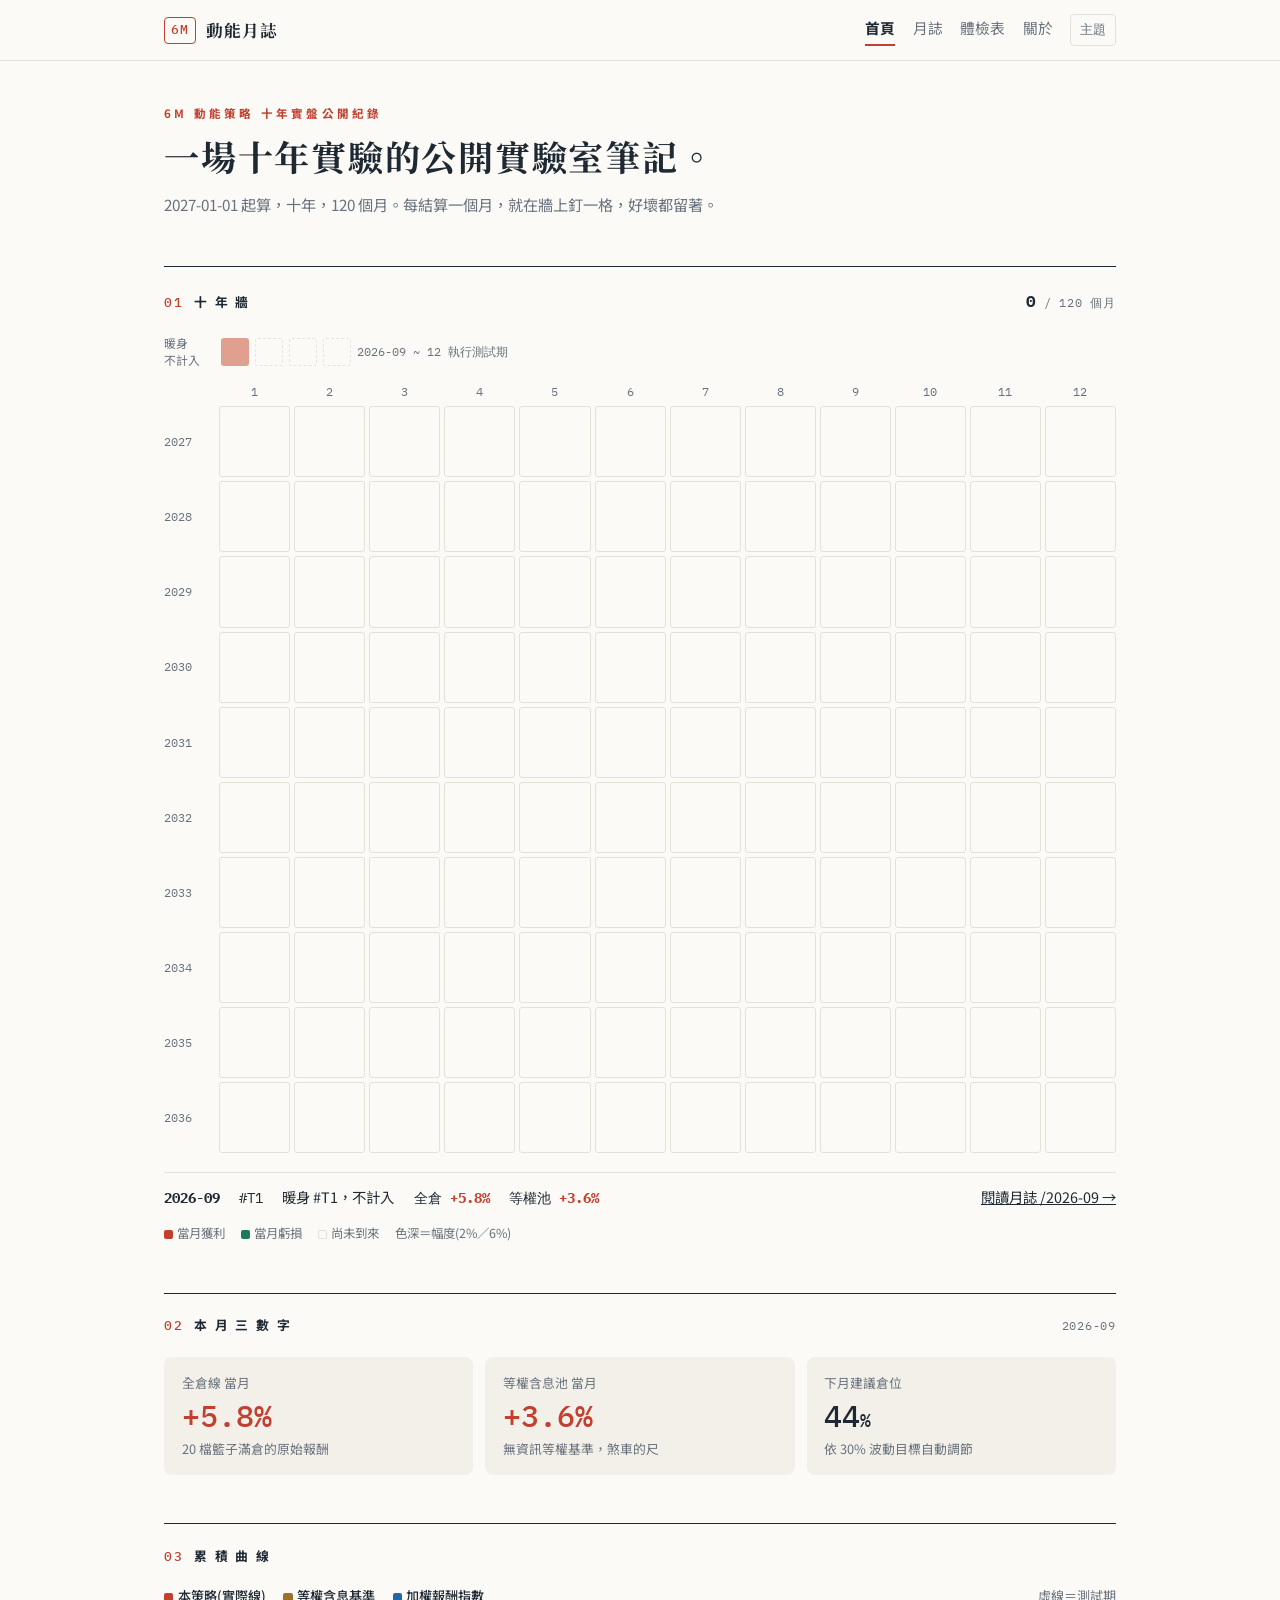
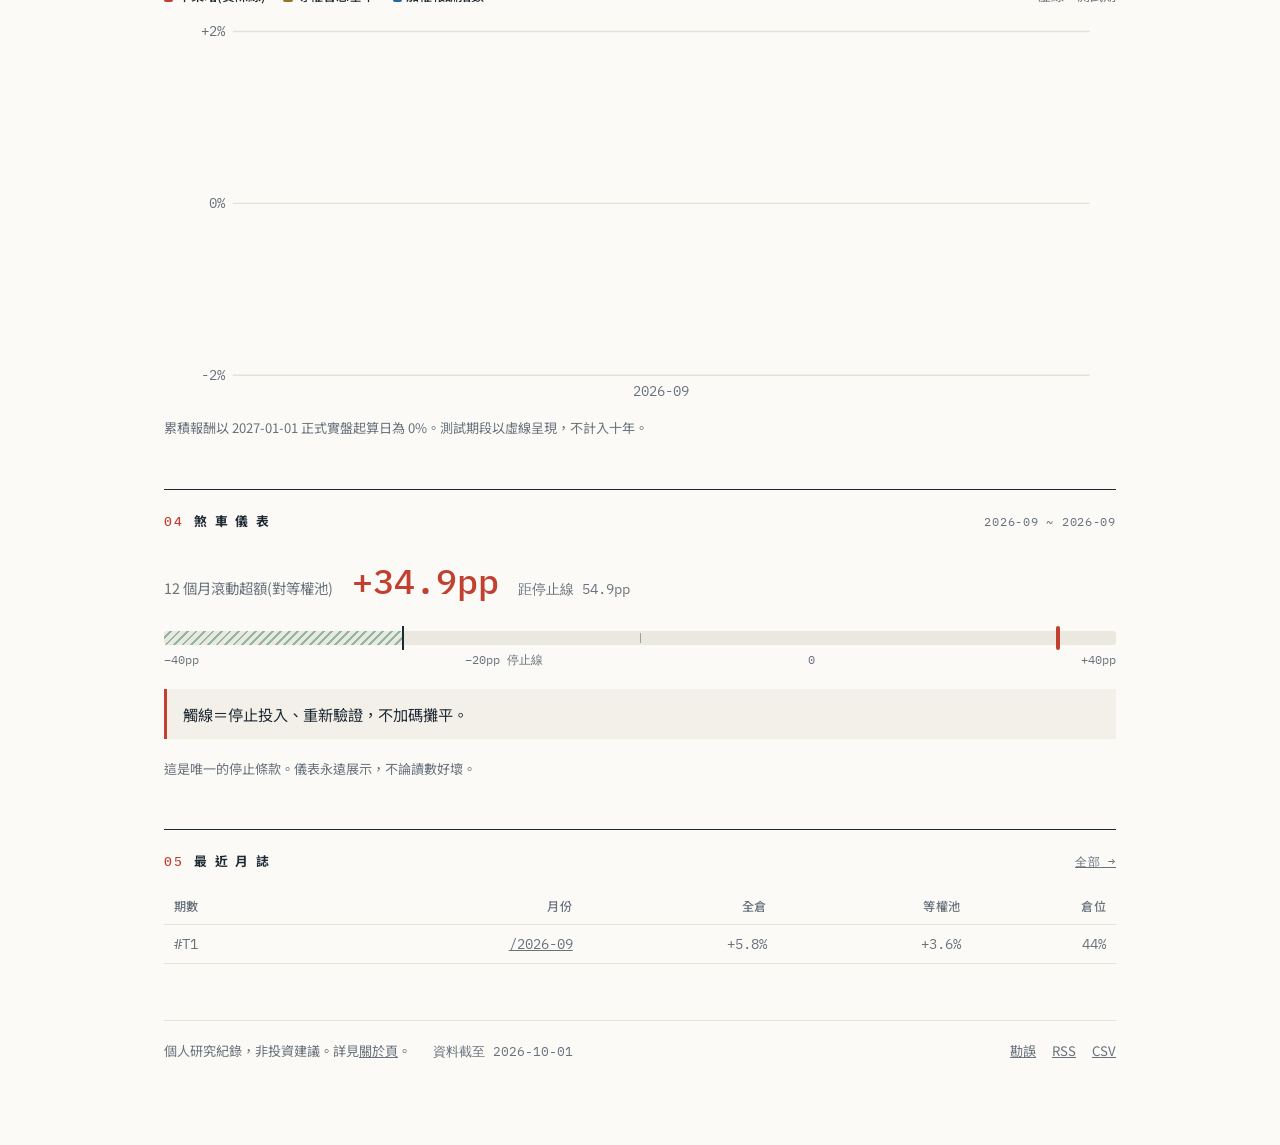
<file: site/index.html>
<!doctype html>
<html lang="zh-Hant">
<head>
<meta charset="utf-8">
<meta name="viewport" content="width=device-width,initial-scale=1">
<title>6M 動能月誌</title>
<meta name="description" content="一場十年實驗的公開實驗室筆記">
<link rel="icon" href="data:image/svg+xml,%3Csvg xmlns='http://www.w3.org/2000/svg' viewBox='0 0 32 32'%3E%3Crect width='32' height='32' rx='5' fill='%23C2402F'/%3E%3Ctext x='16' y='22' font-size='14' font-family='monospace' fill='%23FBFAF6' text-anchor='middle' font-weight='bold'%3E6M%3C/text%3E%3C/svg%3E">
<link rel="stylesheet" href="https://fonts.googleapis.com/css2?family=Noto+Serif+TC:wght@600;700&family=Noto+Sans+TC:wght@400;500;700&family=IBM+Plex+Mono:wght@500&display=swap">
<link rel="stylesheet" href="assets/site.css">
<link rel="alternate" type="application/rss+xml" title="6M 動能月誌" href="feed.xml">
<script>
(function(){
  var k='6m-theme';
  try{var t=localStorage.getItem(k); if(t) document.documentElement.setAttribute('data-theme',t);}catch(e){}
  window.toggleTheme=function(){
    var el=document.documentElement;
    var cur=el.getAttribute('data-theme')||
      (matchMedia('(prefers-color-scheme: dark)').matches?'dark':'light');
    var nxt=cur==='dark'?'light':'dark';
    el.setAttribute('data-theme',nxt);
    try{localStorage.setItem(k,nxt);}catch(e){}
    if(window.REMARK42) window.REMARK42.changeTheme(nxt);
  };
})();
</script>
</head>
<body>
<nav class="nav"><div class="nav-in">
  <a class="brand" href="index.html"><span class="seal">6M</span>動能月誌</a>
  <div class="nav-links"><a href="index.html" class="on">首頁</a><a href="journal/index.html" class="">月誌</a><a href="factsheet.html" class="">體檢表</a><a href="about.html" class="">關於</a>
  <button class="theme-btn" onclick="toggleTheme()">主題</button></div>
</div></nav>
<div class="wrap">
<div class="kicker">6M 動能策略 十年實盤公開紀錄</div>
<h1>一場十年實驗的公開實驗室筆記。</h1>
<p class="sub">2027-01-01 起算，十年，120 個月。每結算一個月，就在牆上釘一格，好壞都留著。</p>
<div class="eyebrow"><span class="no">01</span><span class="t">十&nbsp;年&nbsp;牆</span><span class="aside"><b style="font-size:1.3em;color:var(--ink)">0</b> / 120 個月</span></div>
<div class="wall">
<div class="warm"><div class="wl">暖身<br>不計入</div><a class="cell f" style="background:var(--up-2);border-style:dashed" title="2026-09 暖身 全倉 +5.8%" href="journal/2026-09.html"></a><div class="cell" style="border-style:dashed"></div><div class="cell" style="border-style:dashed"></div><div class="cell" style="border-style:dashed"></div>
  <span class="note" style="border:0;background:none;padding:0;margin:0">2026-09 ~ 12 執行測試期</span></div>
<div class="wall-grid"><div></div><div class="mlab">1</div><div class="mlab">2</div><div class="mlab">3</div><div class="mlab">4</div><div class="mlab">5</div><div class="mlab">6</div><div class="mlab">7</div><div class="mlab">8</div><div class="mlab">9</div><div class="mlab">10</div><div class="mlab">11</div><div class="mlab">12</div><div class="ylab">2027</div><div class="cell"></div><div class="cell"></div><div class="cell"></div><div class="cell"></div><div class="cell"></div><div class="cell"></div><div class="cell"></div><div class="cell"></div><div class="cell"></div><div class="cell"></div><div class="cell"></div><div class="cell"></div><div class="ylab">2028</div><div class="cell"></div><div class="cell"></div><div class="cell"></div><div class="cell"></div><div class="cell"></div><div class="cell"></div><div class="cell"></div><div class="cell"></div><div class="cell"></div><div class="cell"></div><div class="cell"></div><div class="cell"></div><div class="ylab">2029</div><div class="cell"></div><div class="cell"></div><div class="cell"></div><div class="cell"></div><div class="cell"></div><div class="cell"></div><div class="cell"></div><div class="cell"></div><div class="cell"></div><div class="cell"></div><div class="cell"></div><div class="cell"></div><div class="ylab">2030</div><div class="cell"></div><div class="cell"></div><div class="cell"></div><div class="cell"></div><div class="cell"></div><div class="cell"></div><div class="cell"></div><div class="cell"></div><div class="cell"></div><div class="cell"></div><div class="cell"></div><div class="cell"></div><div class="ylab">2031</div><div class="cell"></div><div class="cell"></div><div class="cell"></div><div class="cell"></div><div class="cell"></div><div class="cell"></div><div class="cell"></div><div class="cell"></div><div class="cell"></div><div class="cell"></div><div class="cell"></div><div class="cell"></div><div class="ylab">2032</div><div class="cell"></div><div class="cell"></div><div class="cell"></div><div class="cell"></div><div class="cell"></div><div class="cell"></div><div class="cell"></div><div class="cell"></div><div class="cell"></div><div class="cell"></div><div class="cell"></div><div class="cell"></div><div class="ylab">2033</div><div class="cell"></div><div class="cell"></div><div class="cell"></div><div class="cell"></div><div class="cell"></div><div class="cell"></div><div class="cell"></div><div class="cell"></div><div class="cell"></div><div class="cell"></div><div class="cell"></div><div class="cell"></div><div class="ylab">2034</div><div class="cell"></div><div class="cell"></div><div class="cell"></div><div class="cell"></div><div class="cell"></div><div class="cell"></div><div class="cell"></div><div class="cell"></div><div class="cell"></div><div class="cell"></div><div class="cell"></div><div class="cell"></div><div class="ylab">2035</div><div class="cell"></div><div class="cell"></div><div class="cell"></div><div class="cell"></div><div class="cell"></div><div class="cell"></div><div class="cell"></div><div class="cell"></div><div class="cell"></div><div class="cell"></div><div class="cell"></div><div class="cell"></div><div class="ylab">2036</div><div class="cell"></div><div class="cell"></div><div class="cell"></div><div class="cell"></div><div class="cell"></div><div class="cell"></div><div class="cell"></div><div class="cell"></div><div class="cell"></div><div class="cell"></div><div class="cell"></div><div class="cell"></div></div>
</div>
<div class="wall-foot"><b class="mono">2026-09</b><span class="mono">#T1</span><span>暖身 #T1，不計入</span><span class="mono">全倉 <b class="pos">+5.8%</b></span><span class="mono">等權池 <b class="pos">+3.6%</b></span><a class="read" href="journal/2026-09.html">閱讀月誌 /2026-09 →</a></div>
<div class="legend-line">
  <span><span class="sw" style="background:var(--up-3)"></span>當月獲利</span>
  <span><span class="sw" style="background:var(--dn-3)"></span>當月虧損</span>
  <span><span class="sw" style="border:1px solid var(--hair)"></span>尚未到來</span>
  <span>色深＝幅度(2%／6%)</span>
</div>
<div class="eyebrow"><span class="no">02</span><span class="t">本&nbsp;月&nbsp;三&nbsp;數&nbsp;字</span><span class="aside">2026-09</span></div>
<div class="tiles">
  <div class="tile"><div class="l">全倉線 當月</div>
    <div class="n pos">+5.8%</div>
    <div class="l">20 檔籃子滿倉的原始報酬</div></div>
  <div class="tile"><div class="l">等權含息池 當月</div>
    <div class="n pos">+3.6%</div>
    <div class="l">無資訊等權基準，煞車的尺</div></div>
  <div class="tile"><div class="l">下月建議倉位</div>
    <div class="n">44<small>%</small></div>
    <div class="l">依 30% 波動目標自動調節</div></div>
</div>
<div class="eyebrow"><span class="no">03</span><span class="t">累&nbsp;積&nbsp;曲&nbsp;線</span></div>
<div class="legend">
  <span><span class="sw" style="background:var(--s-strat)"></span><b>本策略(實際線)</b></span>
  <span><span class="sw" style="background:var(--s-ew)"></span><b>等權含息基準</b></span>
  <span><span class="sw" style="background:var(--s-tr)"></span><b>加權報酬指數</b></span>
  <span style="margin-left:auto">虛線＝測試期</span>
</div>
<div class="chart-wrap" id="cumWrap"></div>
<p class="caption">累積報酬以 2027-01-01 正式實盤起算日為 0%。測試期段以虛線呈現，不計入十年。</p>
<script>window.__CUM = {"labels": ["2026-09"], "npre": 1, "strat": [1.0], "ew": [1.0], "tr": [1.0]};</script>
<script src="assets/cum_chart.js"></script><div class="eyebrow"><span class="no">04</span><span class="t">煞&nbsp;車&nbsp;儀&nbsp;表</span><span class="aside">2026-09 ~ 2026-09</span></div>
<div class="brake-head"><span class="brake-label">12 個月滾動超額(對等權池)</span>
  <span class="brake-val" style="color:var(--up)">+34.9pp</span>
  <span class="brake-dist">距停止線 54.9pp</span></div>
<div class="brake-bar">
  <div class="brake-danger" style="width:25.0%"></div>
  <div class="brake-stop" style="left:25.0%"></div>
  <div class="brake-zero" style="left:50.0%"></div>
  <div class="brake-now" style="left:93.64987500000001%;background:var(--up)"></div>
</div>
<div class="brake-scale"><span>−40pp</span><span>−20pp 停止線</span><span>0</span><span>+40pp</span></div>
<div class="note">觸線＝停止投入、重新驗證，不加碼攤平。</div>
<p class="caption">這是唯一的停止條款。儀表永遠展示，不論讀數好壞。</p>
<div class="eyebrow"><span class="no">05</span><span class="t">最&nbsp;近&nbsp;月&nbsp;誌</span><span class="aside"><a href="journal/index.html">全部 →</a></span></div>
<div class="tbl"><table>
<tr><th>期數</th><th>月份</th><th>全倉</th><th>等權池</th><th>倉位</th></tr>
<tr class="dim"><td class="mono">#T1</td><td><a href="journal/2026-09.html" class="mono">/2026-09</a></td><td class="pos">+5.8%</td><td class="pos">+3.6%</td><td>44%</td></tr>
</table></div>
<div class="foot">
  <span>個人研究紀錄，非投資建議。詳見<a href="about.html">關於頁</a>。</span>
  <span class="mono">資料截至 2026-10-01</span>
  <div class="links"><a href="about.html#errata">勘誤</a>
  <a href="feed.xml">RSS</a><a href="6m_monthly.csv">CSV</a></div>
</div></div>
</body></html>
</file>
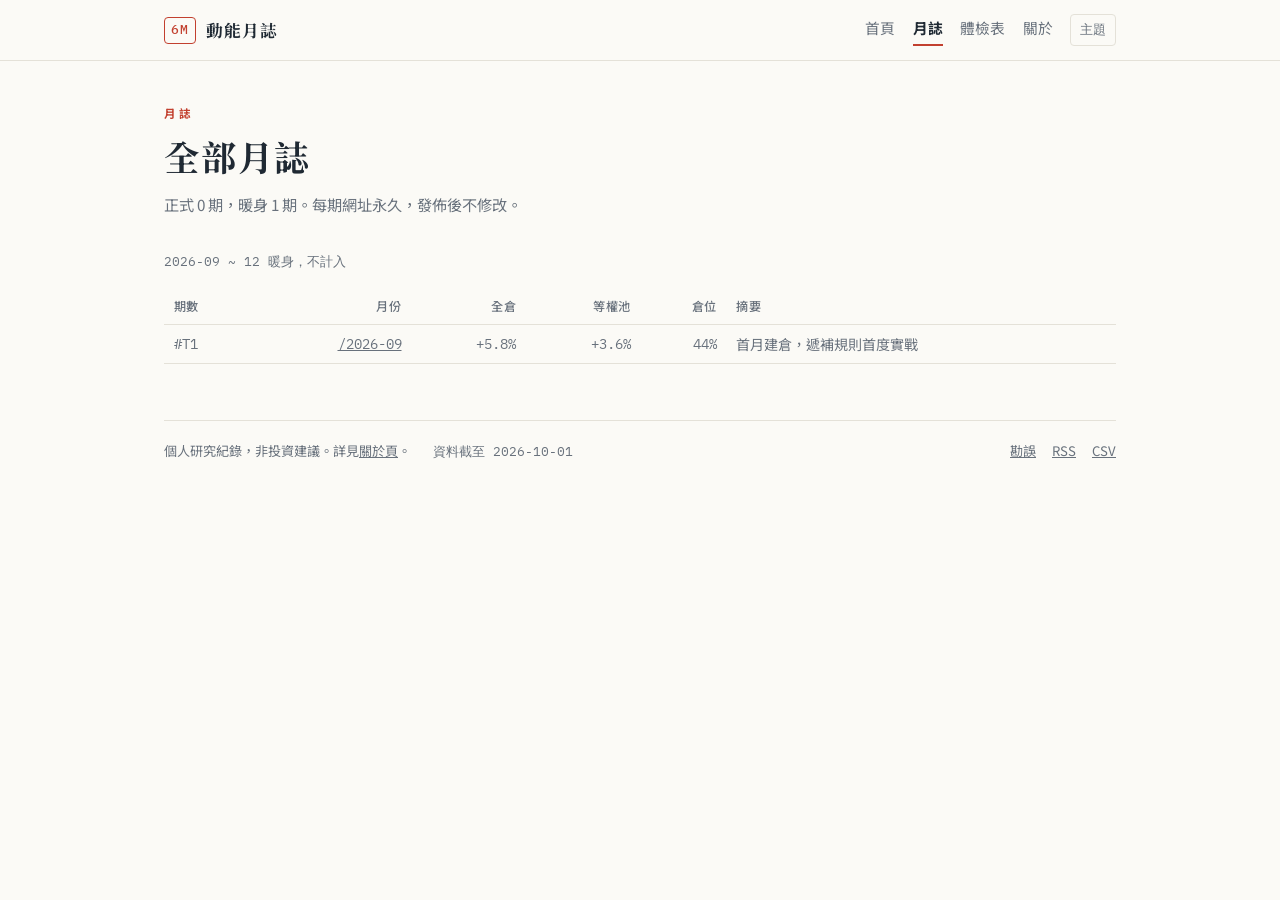
<file: site/journal/index.html>
<!doctype html>
<html lang="zh-Hant">
<head>
<meta charset="utf-8">
<meta name="viewport" content="width=device-width,initial-scale=1">
<title>全部月誌|6M 動能月誌</title>

<link rel="icon" href="data:image/svg+xml,%3Csvg xmlns='http://www.w3.org/2000/svg' viewBox='0 0 32 32'%3E%3Crect width='32' height='32' rx='5' fill='%23C2402F'/%3E%3Ctext x='16' y='22' font-size='14' font-family='monospace' fill='%23FBFAF6' text-anchor='middle' font-weight='bold'%3E6M%3C/text%3E%3C/svg%3E">
<link rel="stylesheet" href="https://fonts.googleapis.com/css2?family=Noto+Serif+TC:wght@600;700&family=Noto+Sans+TC:wght@400;500;700&family=IBM+Plex+Mono:wght@500&display=swap">
<link rel="stylesheet" href="../assets/site.css">
<link rel="alternate" type="application/rss+xml" title="6M 動能月誌" href="../feed.xml">
<script>
(function(){
  var k='6m-theme';
  try{var t=localStorage.getItem(k); if(t) document.documentElement.setAttribute('data-theme',t);}catch(e){}
  window.toggleTheme=function(){
    var el=document.documentElement;
    var cur=el.getAttribute('data-theme')||
      (matchMedia('(prefers-color-scheme: dark)').matches?'dark':'light');
    var nxt=cur==='dark'?'light':'dark';
    el.setAttribute('data-theme',nxt);
    try{localStorage.setItem(k,nxt);}catch(e){}
    if(window.REMARK42) window.REMARK42.changeTheme(nxt);
  };
})();
</script>
</head>
<body>
<nav class="nav"><div class="nav-in">
  <a class="brand" href="../index.html"><span class="seal">6M</span>動能月誌</a>
  <div class="nav-links"><a href="../index.html" class="">首頁</a><a href="../journal/index.html" class="on">月誌</a><a href="../factsheet.html" class="">體檢表</a><a href="../about.html" class="">關於</a>
  <button class="theme-btn" onclick="toggleTheme()">主題</button></div>
</div></nav>
<div class="wrap">
<div class="kicker">月誌</div>
<h1>全部月誌</h1><p class="sub">正式 0 期，暖身 1 期。每期網址永久，發佈後不修改。</p><p class="caption mono" style="margin-top:2rem">2026-09 ~ 12 暖身，不計入</p><div class="tbl"><table><tr><th>期數</th><th>月份</th><th>全倉</th><th>等權池</th><th>倉位</th><th style="text-align:left">摘要</th></tr><tr class=dim><td class="mono">#T1</td><td><a class="mono" href="2026-09.html">/2026-09</a></td><td class="pos">+5.8%</td><td class="pos">+3.6%</td><td>44%</td><td class="zh" style="text-align:left">首月建倉，遞補規則首度實戰</td></tr></table></div>
<div class="foot">
  <span>個人研究紀錄，非投資建議。詳見<a href="../about.html">關於頁</a>。</span>
  <span class="mono">資料截至 2026-10-01</span>
  <div class="links"><a href="../about.html#errata">勘誤</a>
  <a href="../feed.xml">RSS</a><a href="../6m_monthly.csv">CSV</a></div>
</div></div>
</body></html>
</file>
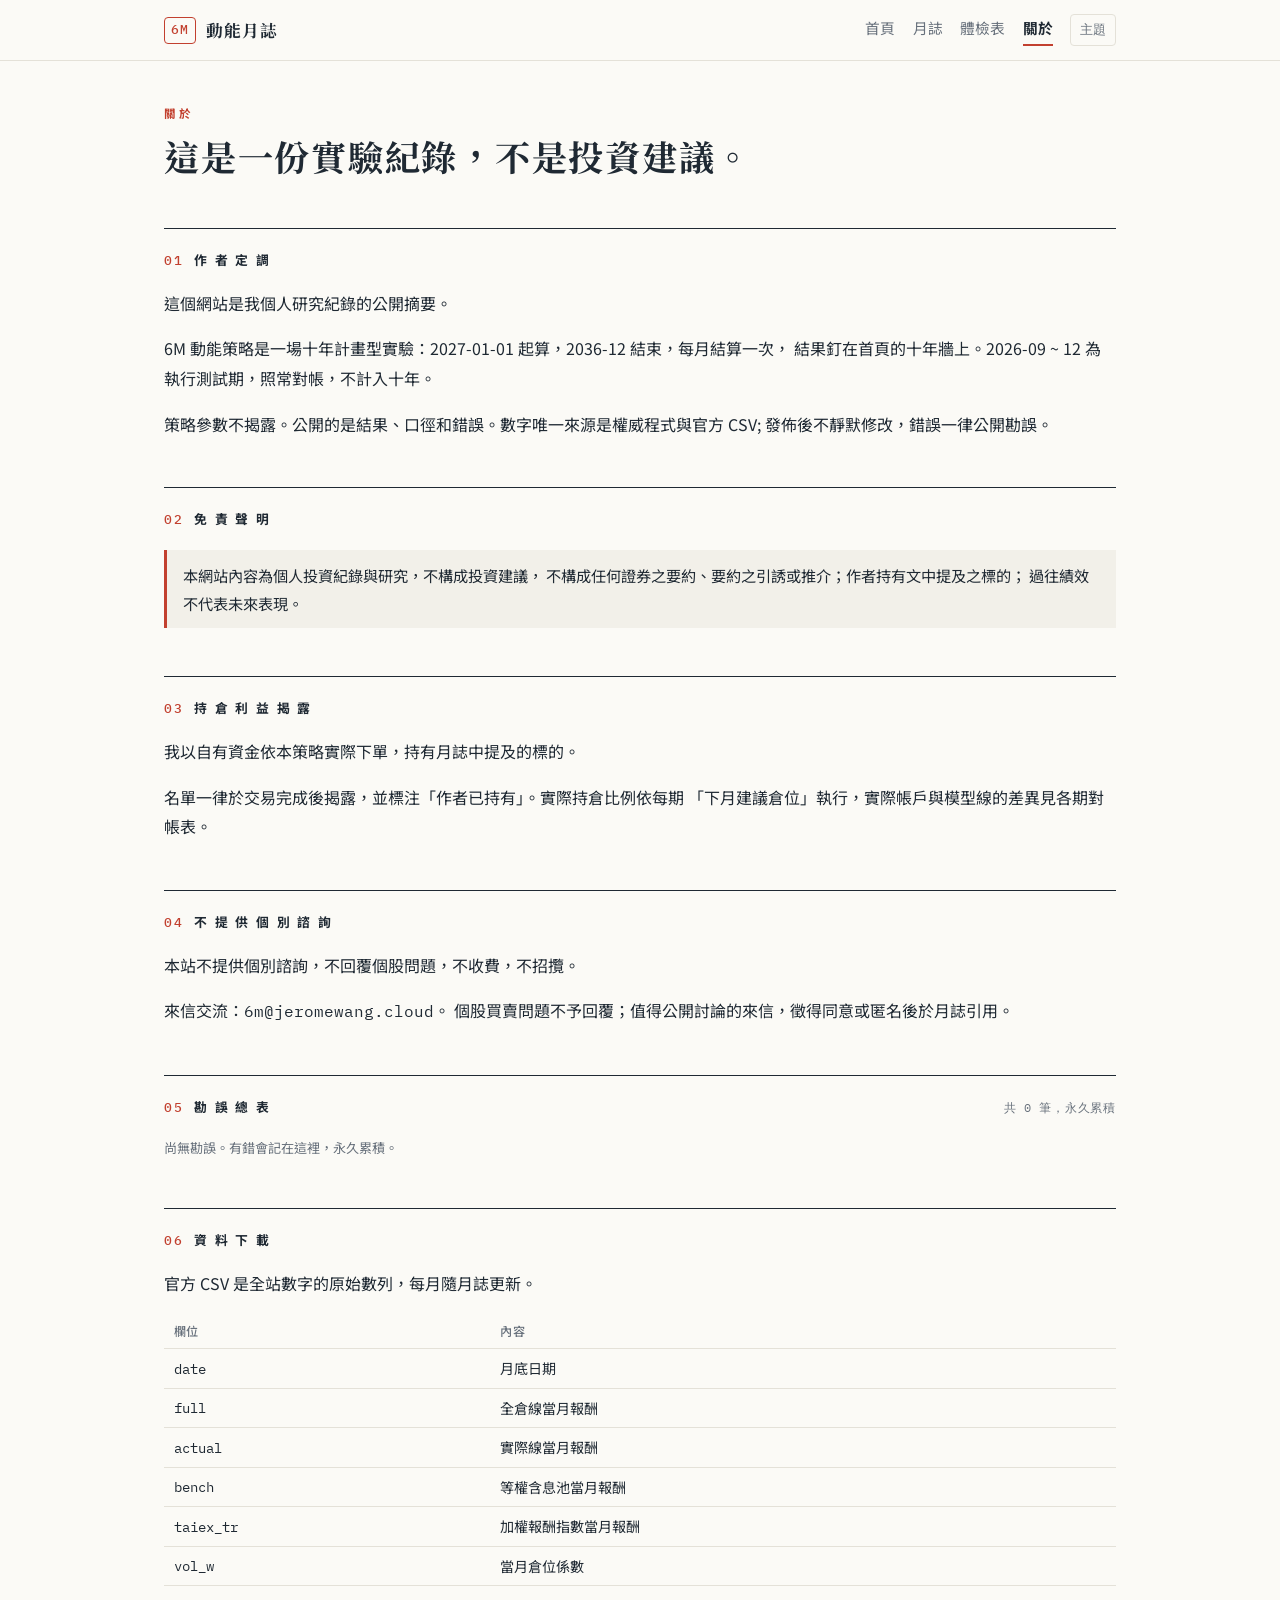
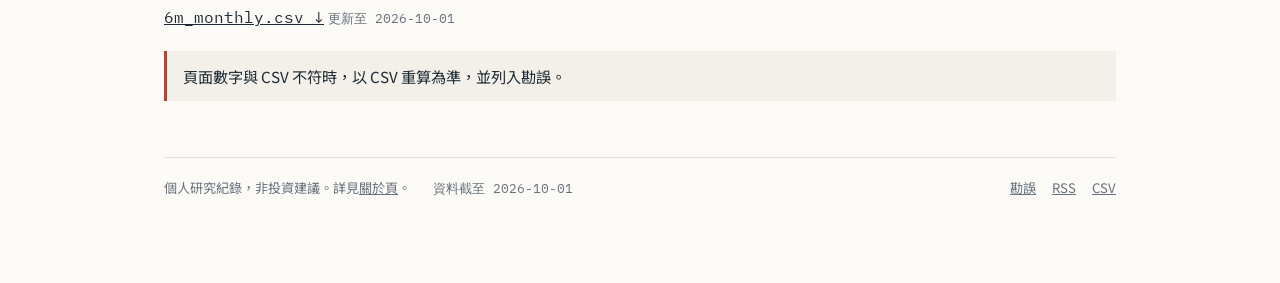
<file: site/about.html>
<!doctype html>
<html lang="zh-Hant">
<head>
<meta charset="utf-8">
<meta name="viewport" content="width=device-width,initial-scale=1">
<title>關於|6M 動能月誌</title>

<link rel="icon" href="data:image/svg+xml,%3Csvg xmlns='http://www.w3.org/2000/svg' viewBox='0 0 32 32'%3E%3Crect width='32' height='32' rx='5' fill='%23C2402F'/%3E%3Ctext x='16' y='22' font-size='14' font-family='monospace' fill='%23FBFAF6' text-anchor='middle' font-weight='bold'%3E6M%3C/text%3E%3C/svg%3E">
<link rel="stylesheet" href="https://fonts.googleapis.com/css2?family=Noto+Serif+TC:wght@600;700&family=Noto+Sans+TC:wght@400;500;700&family=IBM+Plex+Mono:wght@500&display=swap">
<link rel="stylesheet" href="assets/site.css">
<link rel="alternate" type="application/rss+xml" title="6M 動能月誌" href="feed.xml">
<script>
(function(){
  var k='6m-theme';
  try{var t=localStorage.getItem(k); if(t) document.documentElement.setAttribute('data-theme',t);}catch(e){}
  window.toggleTheme=function(){
    var el=document.documentElement;
    var cur=el.getAttribute('data-theme')||
      (matchMedia('(prefers-color-scheme: dark)').matches?'dark':'light');
    var nxt=cur==='dark'?'light':'dark';
    el.setAttribute('data-theme',nxt);
    try{localStorage.setItem(k,nxt);}catch(e){}
    if(window.REMARK42) window.REMARK42.changeTheme(nxt);
  };
})();
</script>
</head>
<body>
<nav class="nav"><div class="nav-in">
  <a class="brand" href="index.html"><span class="seal">6M</span>動能月誌</a>
  <div class="nav-links"><a href="index.html" class="">首頁</a><a href="journal/index.html" class="">月誌</a><a href="factsheet.html" class="">體檢表</a><a href="about.html" class="on">關於</a>
  <button class="theme-btn" onclick="toggleTheme()">主題</button></div>
</div></nav>
<div class="wrap">
<div class="kicker">關於</div>
<h1>這是一份實驗紀錄，不是投資建議。</h1>

<div class="eyebrow"><span class="no">01</span><span class="t">作&nbsp;者&nbsp;定&nbsp;調</span></div>
<p>這個網站是我個人研究紀錄的公開摘要。</p>
<p>6M 動能策略是一場十年計畫型實驗：2027-01-01 起算，2036-12 結束，每月結算一次，
結果釘在首頁的十年牆上。2026-09 ~ 12 為執行測試期，照常對帳，不計入十年。</p>
<p>策略參數不揭露。公開的是結果、口徑和錯誤。數字唯一來源是權威程式與官方 CSV;
發佈後不靜默修改，錯誤一律公開勘誤。</p>

<div class="eyebrow"><span class="no">02</span><span class="t">免&nbsp;責&nbsp;聲&nbsp;明</span></div>
<div class="note">本網站內容為個人投資紀錄與研究，不構成投資建議，
不構成任何證券之要約、要約之引誘或推介；作者持有文中提及之標的；
過往績效不代表未來表現。</div>

<div class="eyebrow"><span class="no">03</span><span class="t">持&nbsp;倉&nbsp;利&nbsp;益&nbsp;揭&nbsp;露</span></div>
<p>我以自有資金依本策略實際下單，持有月誌中提及的標的。</p>
<p>名單一律於交易完成後揭露，並標注「作者已持有」。實際持倉比例依每期
「下月建議倉位」執行，實際帳戶與模型線的差異見各期對帳表。</p>

<div class="eyebrow"><span class="no">04</span><span class="t">不&nbsp;提&nbsp;供&nbsp;個&nbsp;別&nbsp;諮&nbsp;詢</span></div>
<p>本站不提供個別諮詢，不回覆個股問題，不收費，不招攬。</p>
<p>來信交流：<span class="mono">6m@jeromewang.cloud</span>。
個股買賣問題不予回覆；值得公開討論的來信，徵得同意或匿名後於月誌引用。</p>

<span id="errata"></span>
<div class="eyebrow"><span class="no">05</span><span class="t">勘&nbsp;誤&nbsp;總&nbsp;表</span><span class="aside">共 0 筆，永久累積</span></div>
<p class="caption">尚無勘誤。有錯會記在這裡，永久累積。</p>

<div class="eyebrow"><span class="no">06</span><span class="t">資&nbsp;料&nbsp;下&nbsp;載</span></div>
<p>官方 CSV 是全站數字的原始數列，每月隨月誌更新。</p>
<div class="tbl"><table>
<tr><th>欄位</th><th style="text-align:left">內容</th></tr>
<tr><td class="mono">date</td><td class="zh" style="text-align:left">月底日期</td></tr>
<tr><td class="mono">full</td><td class="zh" style="text-align:left">全倉線當月報酬</td></tr>
<tr><td class="mono">actual</td><td class="zh" style="text-align:left">實際線當月報酬</td></tr>
<tr><td class="mono">bench</td><td class="zh" style="text-align:left">等權含息池當月報酬</td></tr>
<tr><td class="mono">taiex_tr</td><td class="zh" style="text-align:left">加權報酬指數當月報酬</td></tr>
<tr><td class="mono">vol_w</td><td class="zh" style="text-align:left">當月倉位係數</td></tr>
</table></div>
<p><a class="mono" href="6m_monthly.csv">6m_monthly.csv ↓</a>
<span class="caption mono"> 更新至 2026-10-01</span></p>
<div class="note">頁面數字與 CSV 不符時，以 CSV 重算為準，並列入勘誤。</div>
<div class="foot">
  <span>個人研究紀錄，非投資建議。詳見<a href="about.html">關於頁</a>。</span>
  <span class="mono">資料截至 2026-10-01</span>
  <div class="links"><a href="about.html#errata">勘誤</a>
  <a href="feed.xml">RSS</a><a href="6m_monthly.csv">CSV</a></div>
</div></div>
</body></html>
</file>
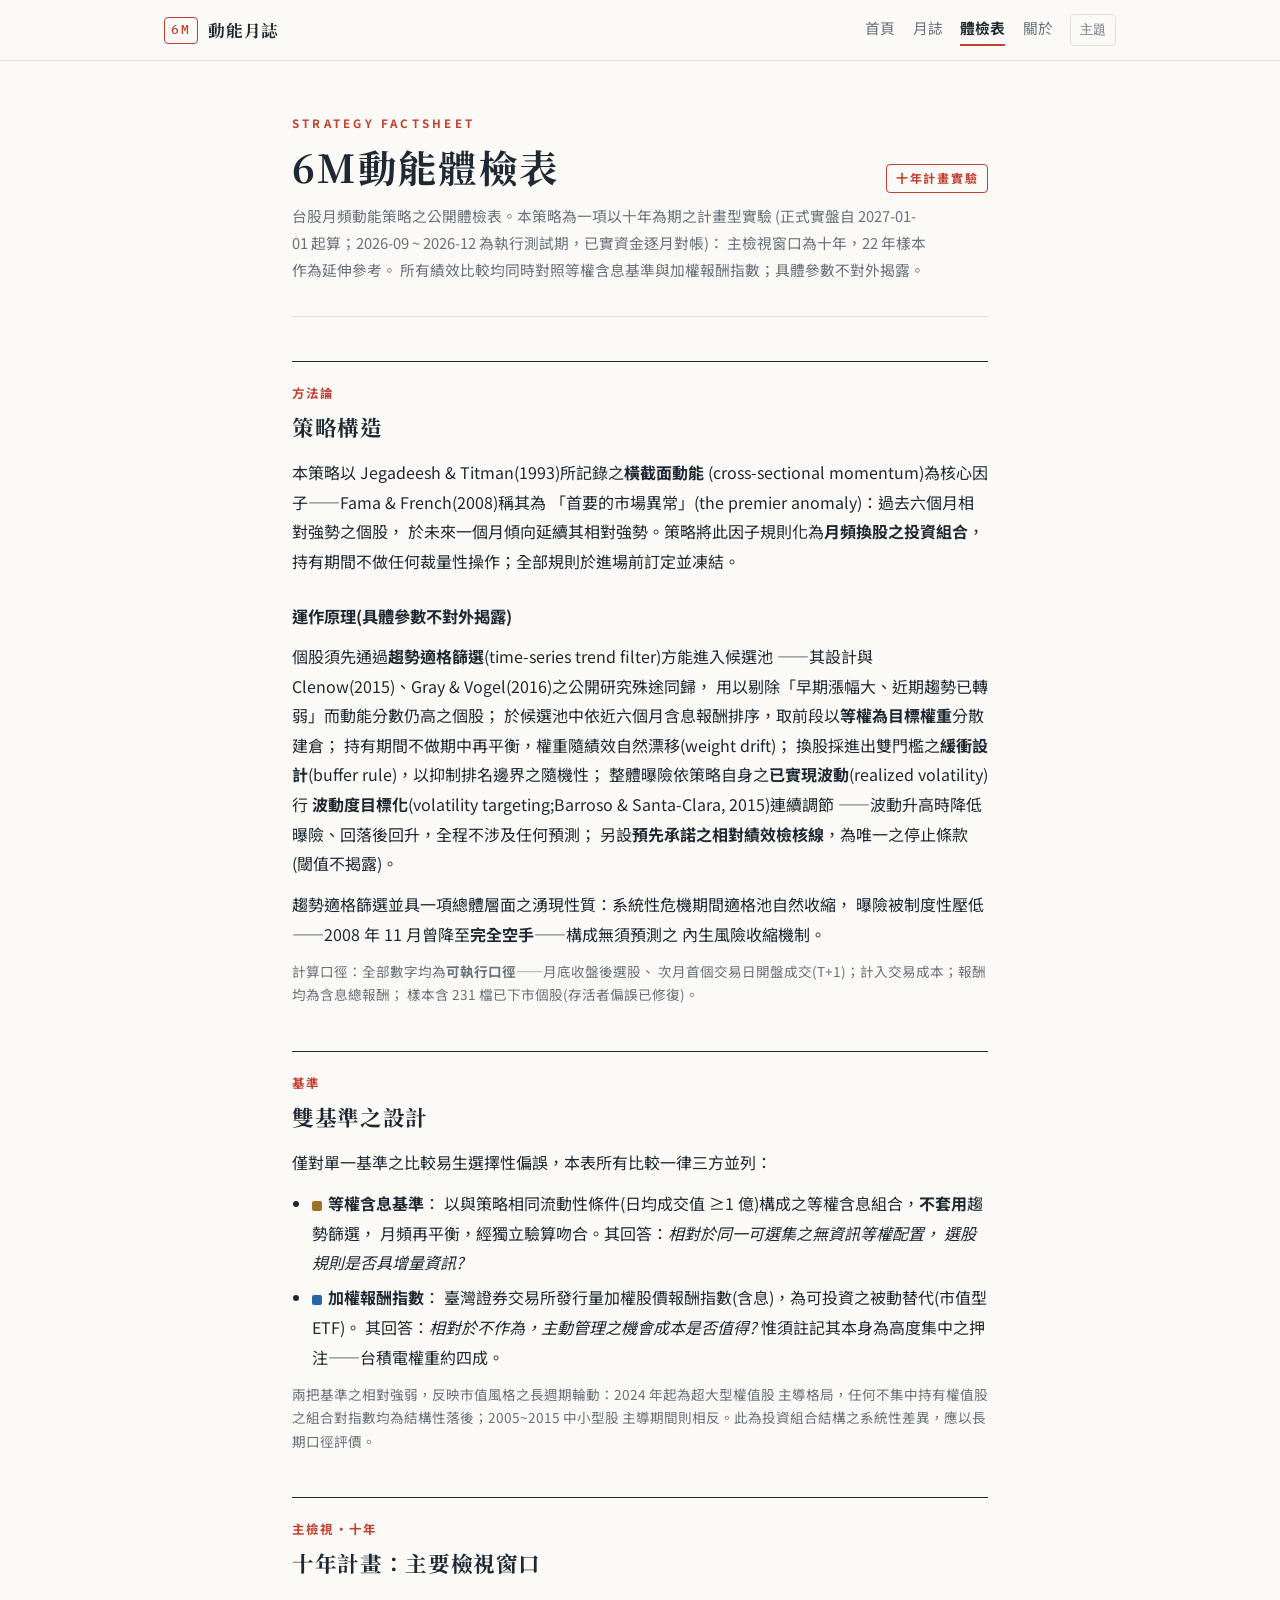
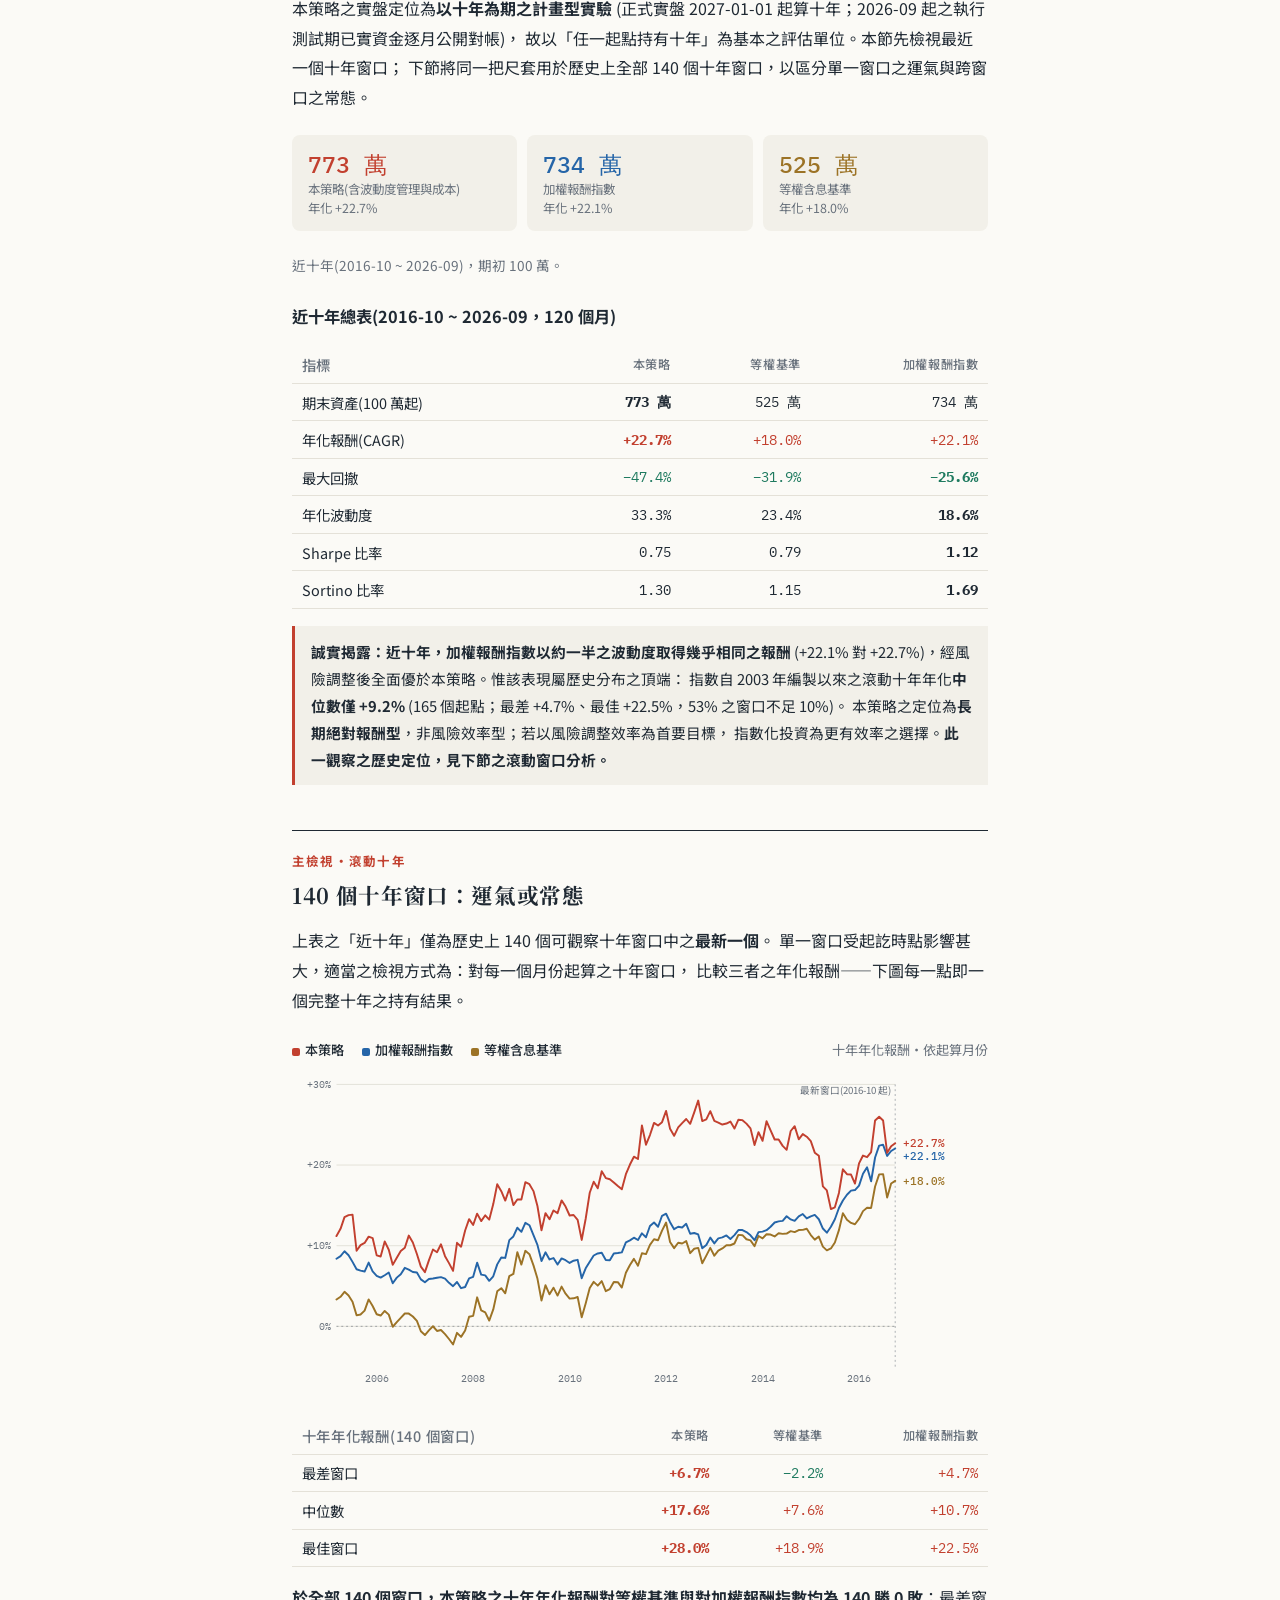
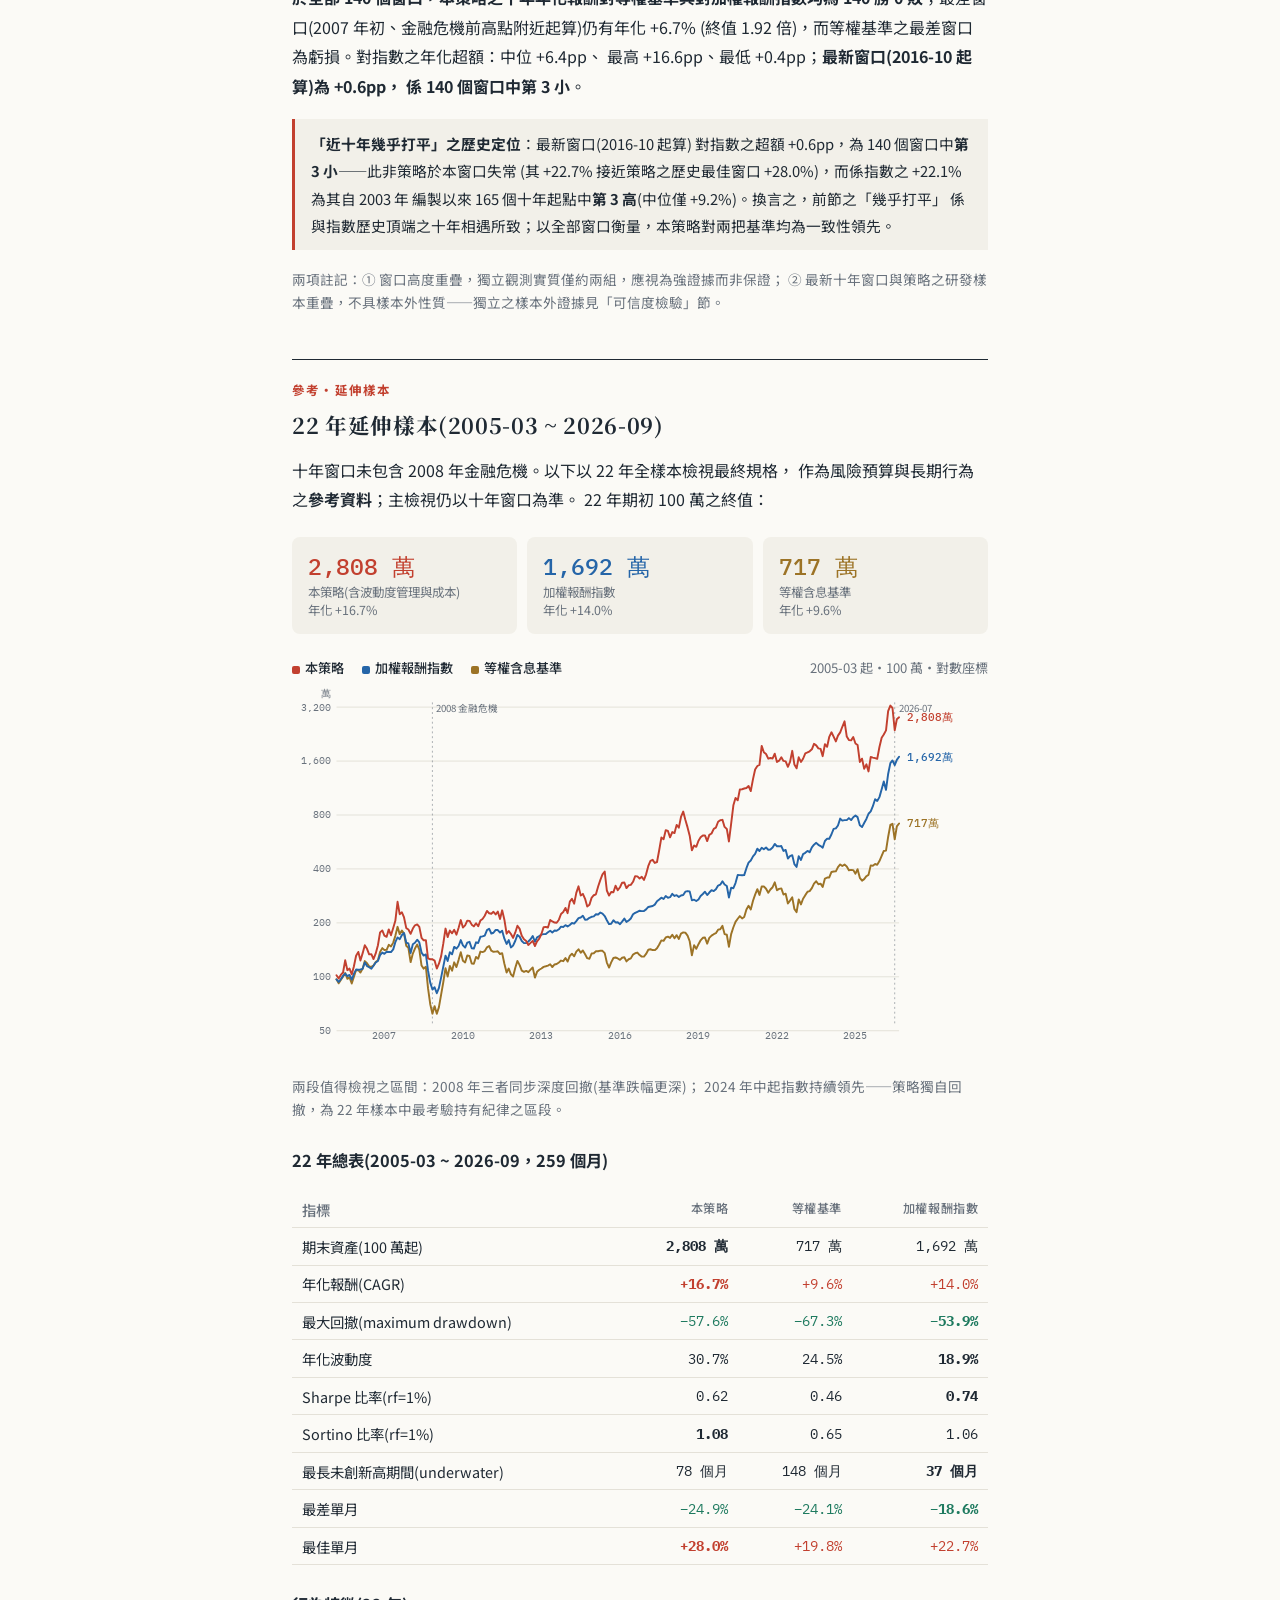
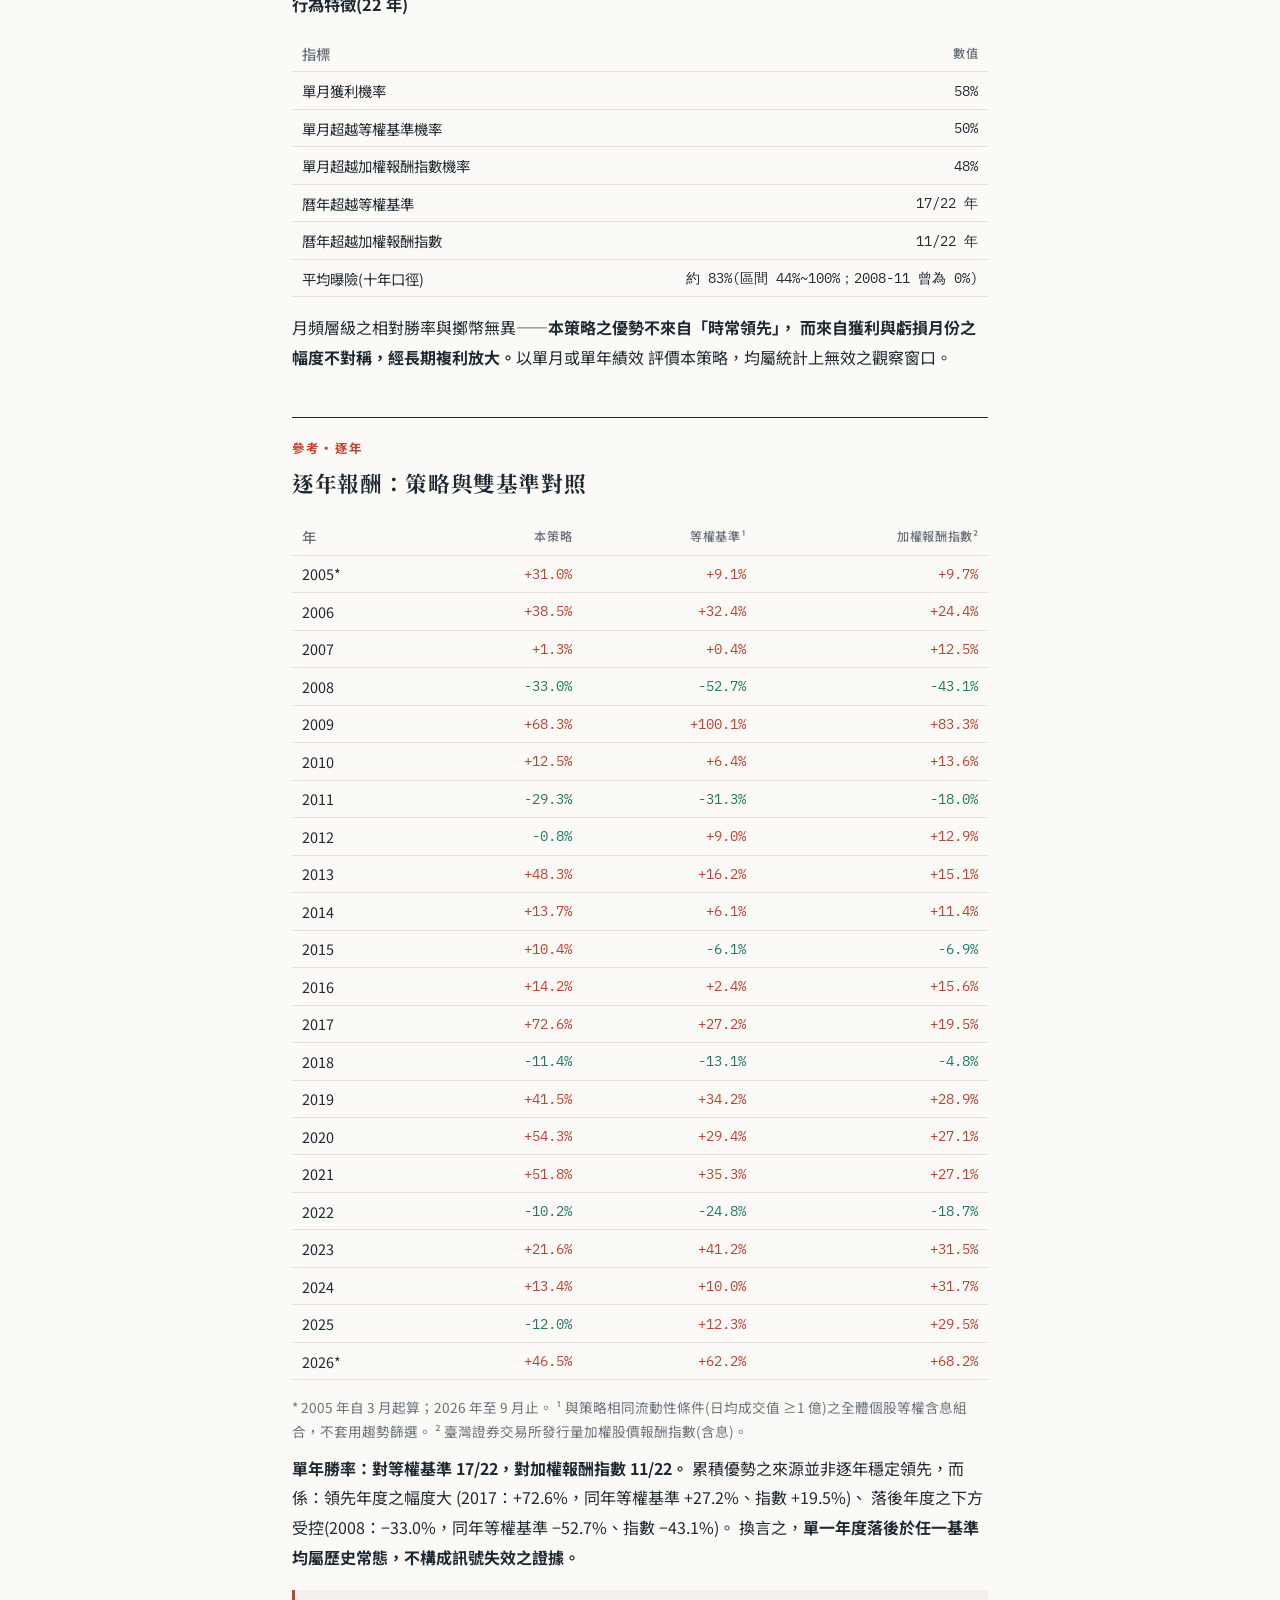
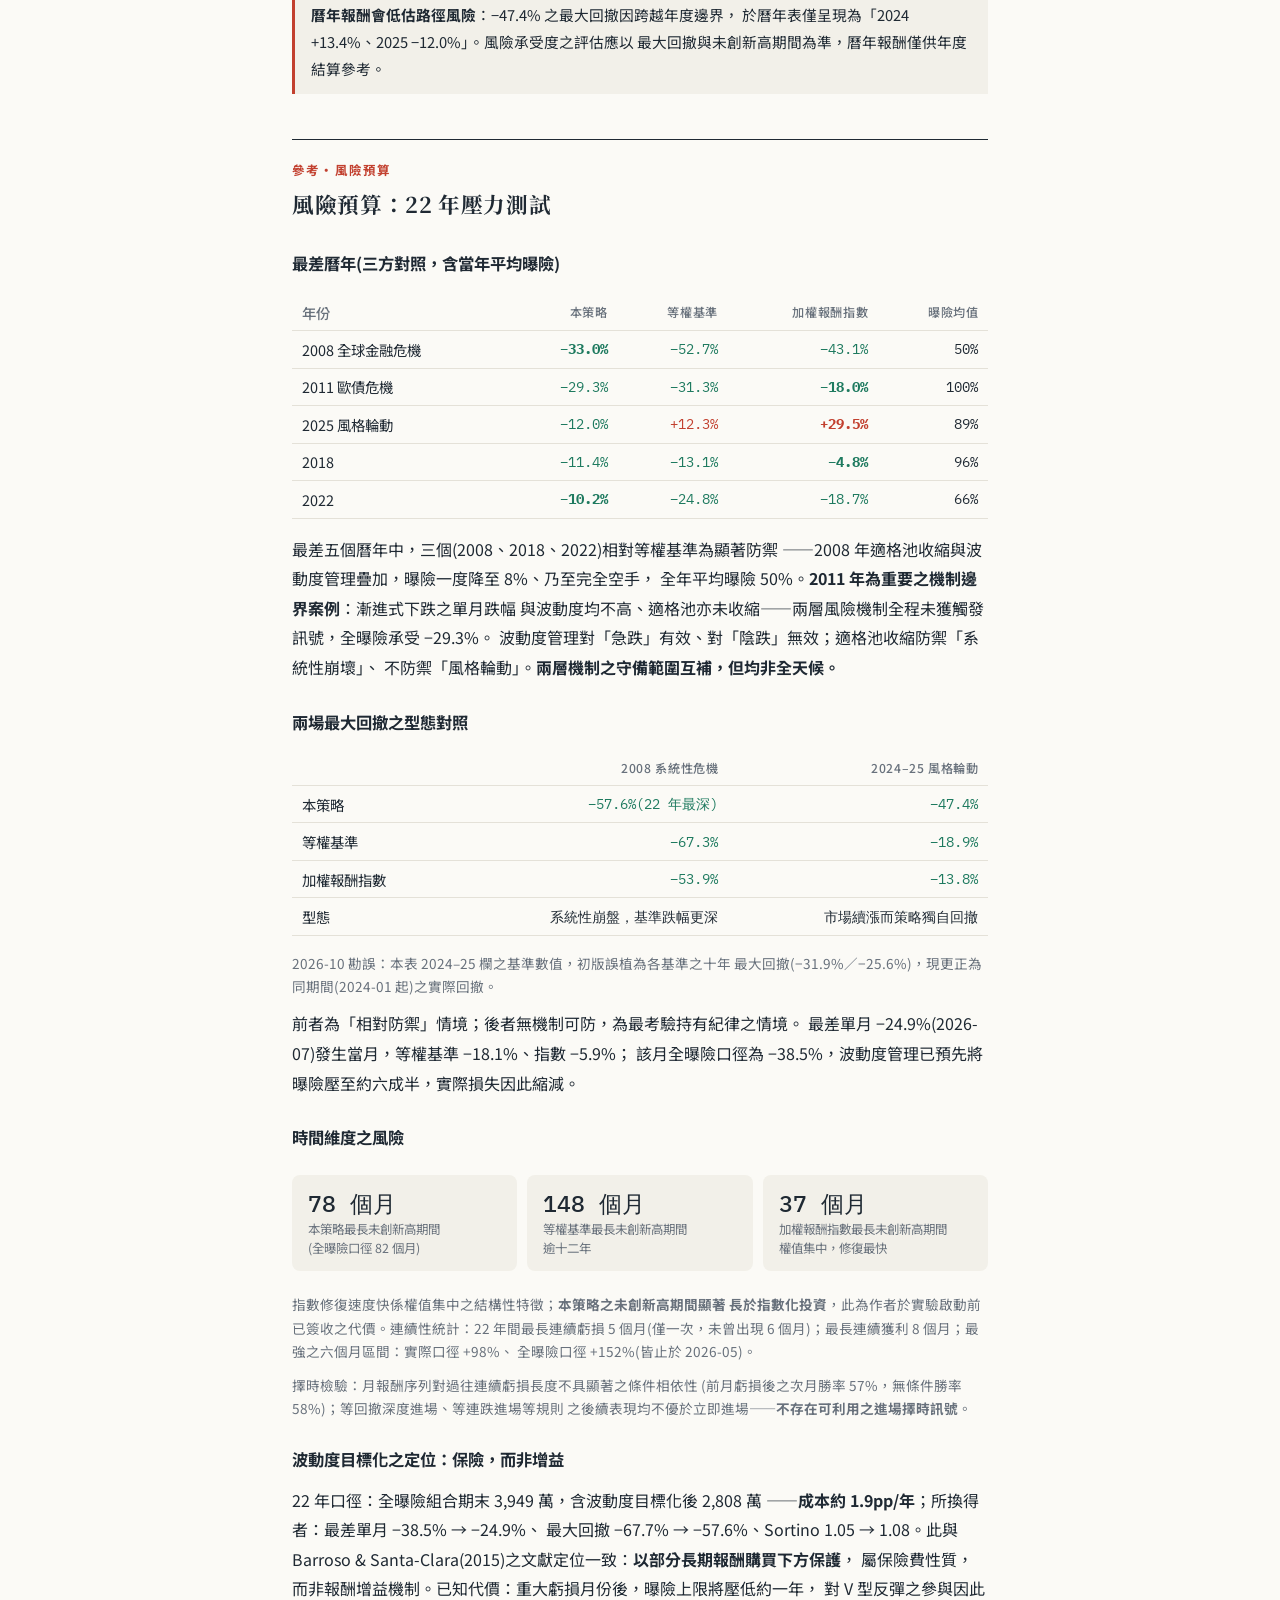
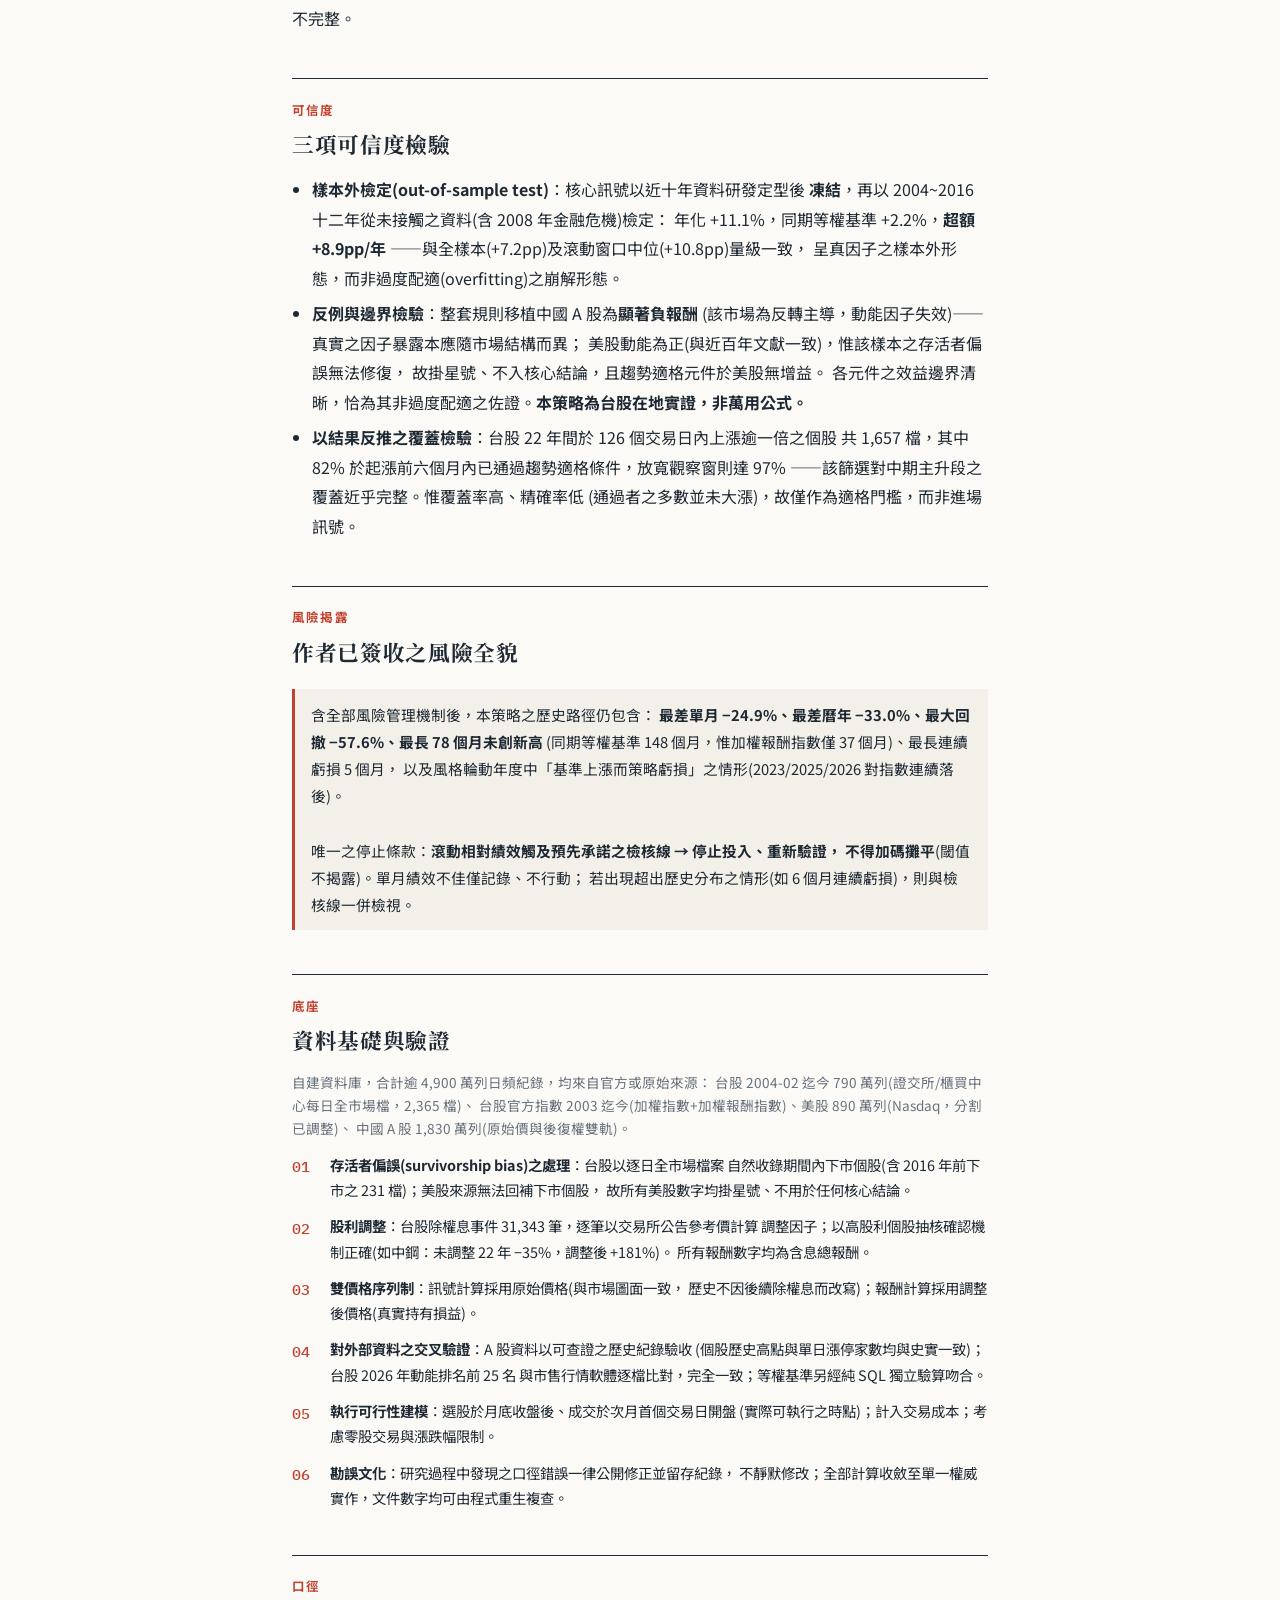
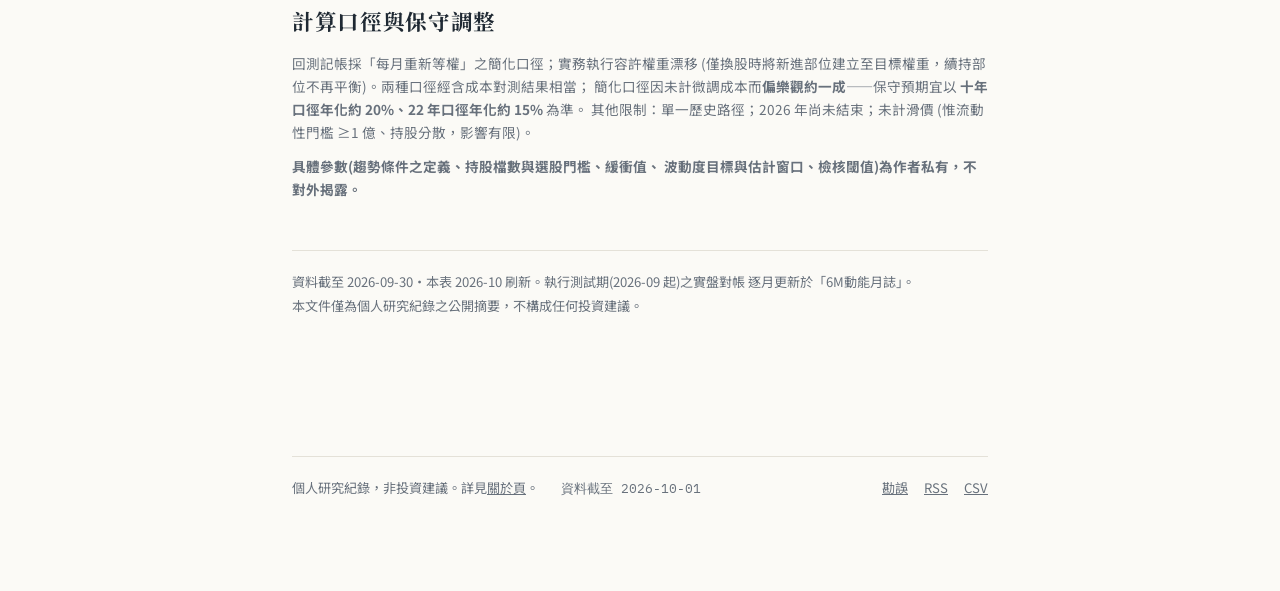
<file: site/factsheet.html>
<!doctype html>
<html lang="zh-Hant">
<head>
<meta charset="utf-8">
<meta name="viewport" content="width=device-width,initial-scale=1">
<title>6M動能體檢表</title>

<link rel="icon" href="data:image/svg+xml,%3Csvg xmlns='http://www.w3.org/2000/svg' viewBox='0 0 32 32'%3E%3Crect width='32' height='32' rx='5' fill='%23C2402F'/%3E%3Ctext x='16' y='22' font-size='14' font-family='monospace' fill='%23FBFAF6' text-anchor='middle' font-weight='bold'%3E6M%3C/text%3E%3C/svg%3E">
<link rel="stylesheet" href="https://fonts.googleapis.com/css2?family=Noto+Serif+TC:wght@600;700&family=Noto+Sans+TC:wght@400;500;700&family=IBM+Plex+Mono:wght@500&display=swap">
<link rel="stylesheet" href="assets/site.css">
<link rel="alternate" type="application/rss+xml" title="6M 動能月誌" href="feed.xml">
<script>
(function(){
  var k='6m-theme';
  try{var t=localStorage.getItem(k); if(t) document.documentElement.setAttribute('data-theme',t);}catch(e){}
  window.toggleTheme=function(){
    var el=document.documentElement;
    var cur=el.getAttribute('data-theme')||
      (matchMedia('(prefers-color-scheme: dark)').matches?'dark':'light');
    var nxt=cur==='dark'?'light':'dark';
    el.setAttribute('data-theme',nxt);
    try{localStorage.setItem(k,nxt);}catch(e){}
    if(window.REMARK42) window.REMARK42.changeTheme(nxt);
  };
})();
</script>
</head>
<body>
<nav class="nav"><div class="nav-in">
  <a class="brand" href="index.html"><span class="seal">6M</span>動能月誌</a>
  <div class="nav-links"><a href="index.html" class="">首頁</a><a href="journal/index.html" class="">月誌</a><a href="factsheet.html" class="on">體檢表</a><a href="about.html" class="">關於</a>
  <button class="theme-btn" onclick="toggleTheme()">主題</button></div>
</div></nav>
<style>
:root{
  --paper:#FBFAF6; --ink:#1F2933; --muted:#68717C; --hair:#E4E1D8;
  --up:#C2402F; --dn:#1E7A5F; --seal:#C2402F; --tile:#F2F0E9; --chip:#EBE8DF;
  --s-strat:#C2402F; --s-tr:#2565A8; --s-ew:#9C7326;
  --tip-bg:#FFFFFF; --tip-bd:#D8D4C8;
}
@media (prefers-color-scheme: dark){
  :root:not([data-theme="light"]){
    --paper:#171B21; --ink:#E7E4DC; --muted:#98A0AA; --hair:#2E333B;
    --up:#E0684F; --dn:#3FA98B; --seal:#E0684F; --tile:#1F242C; --chip:#242A33;
    --s-strat:#E0684F; --s-tr:#4E9BD8; --s-ew:#B8862B;
    --tip-bg:#1F242C; --tip-bd:#3A414C;
  }
}
:root[data-theme="dark"]{
  --paper:#171B21; --ink:#E7E4DC; --muted:#98A0AA; --hair:#2E333B;
  --up:#E0684F; --dn:#3FA98B; --seal:#E0684F; --tile:#1F242C; --chip:#242A33;
  --s-strat:#E0684F; --s-tr:#4E9BD8; --s-ew:#B8862B;
  --tip-bg:#1F242C; --tip-bd:#3A414C;
}
*{box-sizing:border-box}
body{margin:0;background:var(--paper);color:var(--ink);
  font-family:"Noto Sans TC",-apple-system,"PingFang TC",sans-serif;
  font-size:16px;line-height:1.85;-webkit-font-smoothing:antialiased}
.wrap{max-width:46rem;margin:0 auto;padding:3.2rem 1.25rem 4.5rem}
.kicker{font-size:.72rem;letter-spacing:.28em;color:var(--seal);font-weight:700;margin:0 0 .4rem}
.mast{display:flex;align-items:baseline;justify-content:space-between;gap:1rem;flex-wrap:wrap}
h1{font-family:"Noto Serif TC",serif;font-size:2.4rem;font-weight:700;margin:0;letter-spacing:.06em;text-wrap:balance}
.seal{font-size:.75rem;letter-spacing:.14em;color:var(--seal);border:1.5px solid var(--seal);
  border-radius:4px;padding:.15rem .55rem;white-space:nowrap;font-weight:700}
.sub{color:var(--muted);font-size:.92rem;margin:.5rem 0 0;text-wrap:balance}
.rule{border:0;border-top:1px solid var(--hair);margin:2rem 0}
.eyebrow{font-size:.78rem;letter-spacing:.18em;color:var(--seal);font-weight:700;margin:2.8rem 0 -0.4rem}
h2{font-family:"Noto Serif TC",serif;font-size:1.35rem;font-weight:700;margin:.55rem 0 .7rem;letter-spacing:.03em;text-wrap:balance}
h3{font-size:1.02rem;font-weight:700;margin:1.5rem 0 .4rem}
p{margin:.7rem 0}
.small{font-size:.85rem;color:var(--muted);line-height:1.7}
.tiles{display:grid;grid-template-columns:repeat(auto-fit,minmax(150px,1fr));gap:10px;margin:1.4rem 0}
.tile{background:var(--tile);border-radius:8px;padding:.85rem 1rem}
.tile .n{font-family:"IBM Plex Mono",monospace;font-size:1.45rem;font-weight:500;line-height:1.3;font-variant-numeric:tabular-nums}
.tile .l{font-size:.78rem;color:var(--muted);line-height:1.5;margin-top:.1rem}
.dot{display:inline-block;width:.62em;height:.62em;border-radius:2px;margin-right:.4em;vertical-align:baseline;transform:translateY(1px)}
table{border-collapse:collapse;width:100%;font-size:.9rem;line-height:1.6;font-variant-numeric:tabular-nums}
.tbl{overflow-x:auto;margin:1rem 0}
th{font-size:.76rem;letter-spacing:.05em;color:var(--muted);font-weight:500;text-align:right;
   padding:.4rem .6rem;border-bottom:1px solid var(--hair);white-space:nowrap}
td{padding:.42rem .6rem;text-align:right;border-bottom:1px solid var(--hair);white-space:nowrap;
   font-family:"IBM Plex Mono",monospace;font-size:.86rem}
th:first-child,td:first-child{text-align:left;font-family:"Noto Sans TC",sans-serif;font-size:.9rem}
.pos{color:var(--up)} .neg{color:var(--dn)}
.best{font-weight:700}
ul{padding-left:1.25rem;margin:.6rem 0} li{margin:.35rem 0}
ol{padding-left:1.35rem;margin:.6rem 0} ol li{margin:.5rem 0}
.note{border-left:3px solid var(--seal);background:var(--tile);padding:.7rem 1rem;margin:1.1rem 0;font-size:.92rem}
.foot{margin-top:3rem;padding-top:1.2rem;border-top:1px solid var(--hair);font-size:.82rem;color:var(--muted)}
strong{font-weight:700}
.vlist{counter-reset:v;list-style:none;padding-left:0;margin:.6rem 0}
.vlist li{counter-increment:v;position:relative;padding-left:2.4rem;margin:.7rem 0;font-size:.9rem;line-height:1.75}
.vlist li::before{content:counter(v,decimal-leading-zero);position:absolute;left:0;top:.1rem;
  font-family:"IBM Plex Mono",monospace;font-size:.95rem;font-weight:500;color:var(--seal)}
.chart-box{margin:1.4rem 0}
.legend{display:flex;gap:1.1rem;flex-wrap:wrap;font-size:.82rem;color:var(--muted);margin-bottom:.3rem}
.legend b{color:var(--ink);font-weight:500}
.chart-wrap{position:relative}
.chart-wrap svg{display:block;width:100%;height:auto}
.axis text{font-family:"IBM Plex Mono",monospace;font-size:10.5px;fill:var(--muted)}
.grid line{stroke:var(--hair);stroke-width:1}
.series path{fill:none;stroke-width:2;stroke-linejoin:round;stroke-linecap:round}
.endlab{font-family:"IBM Plex Mono",monospace;font-size:11px;font-weight:500}
.anno line{stroke:var(--muted);stroke-width:1;stroke-dasharray:2 3;opacity:.55}
.anno text{font-size:10px;fill:var(--muted)}
.xh{stroke:var(--muted);stroke-width:1;opacity:0}
.tip{position:absolute;pointer-events:none;background:var(--tip-bg);border:1px solid var(--tip-bd);
  border-radius:6px;padding:.45rem .65rem;font-size:.78rem;line-height:1.55;opacity:0;
  font-variant-numeric:tabular-nums;box-shadow:0 2px 8px rgba(0,0,0,.08);white-space:nowrap;z-index:2}
.tip .d{color:var(--muted);font-family:"IBM Plex Mono",monospace}
.tip .v{font-family:"IBM Plex Mono",monospace}
@media (prefers-reduced-motion: no-preference){ .xh,.tip{transition:opacity .12s} }
</style><div class="wrap">
<div class="kicker">STRATEGY&nbsp;FACTSHEET</div>
<div class="mast">
  <h1>6M動能體檢表</h1>
  <span class="seal">十年計畫實驗</span>
</div>
<p class="sub">台股月頻動能策略之公開體檢表。本策略為一項以十年為期之計畫型實驗
(正式實盤自 2027-01-01 起算；2026-09 ~ 2026-12 為執行測試期，已實資金逐月對帳)：
主檢視窗口為十年，22 年樣本作為延伸參考。
所有績效比較均同時對照等權含息基準與加權報酬指數；具體參數不對外揭露。</p>

<hr class="rule">

<div class="eyebrow">方法論</div>
<h2>策略構造</h2>
<p>本策略以 Jegadeesh &amp; Titman(1993)所記錄之<strong>橫截面動能</strong>
(cross-sectional momentum)為核心因子——Fama &amp; French(2008)稱其為
「首要的市場異常」(the premier anomaly)：過去六個月相對強勢之個股，
於未來一個月傾向延續其相對強勢。策略將此因子規則化為<strong>月頻換股之投資組合</strong>，
持有期間不做任何裁量性操作；全部規則於進場前訂定並凍結。</p>

<h3>運作原理(具體參數不對外揭露)</h3>
<p>個股須先通過<strong>趨勢適格篩選</strong>(time-series trend filter)方能進入候選池
——其設計與 Clenow(2015)、Gray &amp; Vogel(2016)之公開研究殊途同歸，
用以剔除「早期漲幅大、近期趨勢已轉弱」而動能分數仍高之個股；
於候選池中依近六個月含息報酬排序，取前段以<strong>等權為目標權重</strong>分散建倉；
持有期間不做期中再平衡，權重隨績效自然漂移(weight drift)；
換股採進出雙門檻之<strong>緩衝設計</strong>(buffer rule)，以抑制排名邊界之隨機性；
整體曝險依策略自身之<strong>已實現波動</strong>(realized volatility)行
<strong>波動度目標化</strong>(volatility targeting;Barroso &amp; Santa-Clara, 2015)連續調節
——波動升高時降低曝險、回落後回升，全程不涉及任何預測；
另設<strong>預先承諾之相對績效檢核線</strong>，為唯一之停止條款(閾值不揭露)。</p>
<p>趨勢適格篩選並具一項總體層面之湧現性質：系統性危機期間適格池自然收縮，
曝險被制度性壓低——2008 年 11 月曾降至<strong>完全空手</strong>——構成無須預測之
內生風險收縮機制。</p>
<p class="small">計算口徑：全部數字均為<strong>可執行口徑</strong>——月底收盤後選股、
次月首個交易日開盤成交(T+1)；計入交易成本；報酬均為含息總報酬；
樣本含 231 檔已下市個股(存活者偏誤已修復)。</p>

<div class="eyebrow">基準</div>
<h2>雙基準之設計</h2>
<p>僅對單一基準之比較易生選擇性偏誤，本表所有比較一律三方並列：</p>
<ul>
<li><span class="dot" style="background:var(--s-ew)"></span><strong>等權含息基準</strong>：
以與策略相同流動性條件(日均成交值 ≥1 億)構成之等權含息組合，<strong>不套用</strong>趨勢篩選，
月頻再平衡，經獨立驗算吻合。其回答：<em>相對於同一可選集之無資訊等權配置，
選股規則是否具增量資訊?</em></li>
<li><span class="dot" style="background:var(--s-tr)"></span><strong>加權報酬指數</strong>：
臺灣證券交易所發行量加權股價報酬指數(含息)，為可投資之被動替代(市值型 ETF)。
其回答：<em>相對於不作為，主動管理之機會成本是否值得?</em>
惟須註記其本身為高度集中之押注——台積電權重約四成。</li>
</ul>
<p class="small">兩把基準之相對強弱，反映市值風格之長週期輪動：2024 年起為超大型權值股
主導格局，任何不集中持有權值股之組合對指數均為結構性落後；2005~2015 中小型股
主導期間則相反。此為投資組合結構之系統性差異，應以長期口徑評價。</p>

<div class="eyebrow">主檢視・十年</div>
<h2>十年計畫：主要檢視窗口</h2>
<p>本策略之實盤定位為<strong>以十年為期之計畫型實驗</strong>
(正式實盤 2027-01-01 起算十年；2026-09 起之執行測試期已實資金逐月公開對帳)，
故以「任一起點持有十年」為基本之評估單位。本節先檢視最近一個十年窗口；
下節將同一把尺套用於歷史上全部 140 個十年窗口，以區分單一窗口之運氣與跨窗口之常態。</p>
<div class="tiles">
  <div class="tile"><div class="n" style="color:var(--s-strat)">773 萬</div><div class="l">本策略(含波動度管理與成本)<br>年化 +22.7%</div></div>
  <div class="tile"><div class="n" style="color:var(--s-tr)">734 萬</div><div class="l">加權報酬指數<br>年化 +22.1%</div></div>
  <div class="tile"><div class="n" style="color:var(--s-ew)">525 萬</div><div class="l">等權含息基準<br>年化 +18.0%</div></div>
</div>
<p class="small">近十年(2016-10 ~ 2026-09)，期初 100 萬。</p>
<h3>近十年總表(2016-10 ~ 2026-09，120 個月)</h3>
<div class="tbl"><table>
<tr><th>指標</th><th>本策略</th><th>等權基準</th><th>加權報酬指數</th></tr>
<tr><td>期末資產(100 萬起)</td><td class="best">773 萬</td><td>525 萬</td><td>734 萬</td></tr>
<tr><td>年化報酬(CAGR)</td><td class="pos best">+22.7%</td><td class="pos">+18.0%</td><td class="pos">+22.1%</td></tr>
<tr><td>最大回撤</td><td class="neg">−47.4%</td><td class="neg">−31.9%</td><td class="neg best">−25.6%</td></tr>
<tr><td>年化波動度</td><td>33.3%</td><td>23.4%</td><td class="best">18.6%</td></tr>
<tr><td>Sharpe 比率</td><td>0.75</td><td>0.79</td><td class="best">1.12</td></tr>
<tr><td>Sortino 比率</td><td>1.30</td><td>1.15</td><td class="best">1.69</td></tr>
</table></div>

<div class="note"><strong>誠實揭露：近十年，加權報酬指數以約一半之波動度取得幾乎相同之報酬</strong>
(+22.1% 對 +22.7%)，經風險調整後全面優於本策略。惟該表現屬歷史分布之頂端：
指數自 2003 年編製以來之滾動十年年化<strong>中位數僅 +9.2%</strong>
(165 個起點；最差 +4.7%、最佳 +22.5%，53% 之窗口不足 10%)。
本策略之定位為<strong>長期絕對報酬型</strong>，非風險效率型；若以風險調整效率為首要目標，
指數化投資為更有效率之選擇。<strong>此一觀察之歷史定位，見下節之滾動窗口分析。</strong></div>

<div class="eyebrow">主檢視・滾動十年</div>
<h2>140 個十年窗口：運氣或常態</h2>
<p>上表之「近十年」僅為歷史上 140 個可觀察十年窗口中之<strong>最新一個</strong>。
單一窗口受起訖時點影響甚大，適當之檢視方式為：對每一個月份起算之十年窗口，
比較三者之年化報酬——下圖每一點即一個完整十年之持有結果。</p>
<div class="chart-box">
  <div class="legend">
    <span><span class="dot" style="background:var(--s-strat)"></span><b>本策略</b></span>
    <span><span class="dot" style="background:var(--s-tr)"></span><b>加權報酬指數</b></span>
    <span><span class="dot" style="background:var(--s-ew)"></span><b>等權含息基準</b></span>
    <span style="margin-left:auto">十年年化報酬・依起算月份</span>
  </div>
  <div class="chart-wrap" id="rollWrap"></div>
</div>
<div class="tbl"><table>
<tr><th>十年年化報酬(140 個窗口)</th><th>本策略</th><th>等權基準</th><th>加權報酬指數</th></tr>
<tr><td>最差窗口</td><td class="pos best">+6.7%</td><td class="neg">−2.2%</td><td class="pos">+4.7%</td></tr>
<tr><td>中位數</td><td class="pos best">+17.6%</td><td class="pos">+7.6%</td><td class="pos">+10.7%</td></tr>
<tr><td>最佳窗口</td><td class="pos best">+28.0%</td><td class="pos">+18.9%</td><td class="pos">+22.5%</td></tr>
</table></div>
<p><strong>於全部 140 個窗口，本策略之十年年化報酬對等權基準與對加權報酬指數均為
140 勝 0 敗</strong>；最差窗口(2007 年初、金融危機前高點附近起算)仍有年化 +6.7%
(終值 1.92 倍)，而等權基準之最差窗口為虧損。對指數之年化超額：中位 +6.4pp、
最高 +16.6pp、最低 +0.4pp；<strong>最新窗口(2016-10 起算)為 +0.6pp，
係 140 個窗口中第 3 小</strong>。</p>
<div class="note"><strong>「近十年幾乎打平」之歷史定位</strong>：最新窗口(2016-10 起算)
對指數之超額 +0.6pp，為 140 個窗口中<strong>第 3 小</strong>——此非策略於本窗口失常
(其 +22.7% 接近策略之歷史最佳窗口 +28.0%)，而係指數之 +22.1% 為其自 2003 年
編製以來 165 個十年起點中<strong>第 3 高</strong>(中位僅 +9.2%)。換言之，前節之「幾乎打平」
係與指數歷史頂端之十年相遇所致；以全部窗口衡量，本策略對兩把基準均為一致性領先。</div>
<p class="small">兩項註記：① 窗口高度重疊，獨立觀測實質僅約兩組，應視為強證據而非保證；
② 最新十年窗口與策略之研發樣本重疊，不具樣本外性質——獨立之樣本外證據見「可信度檢驗」節。</p>

<div class="eyebrow">參考・延伸樣本</div>
<h2>22 年延伸樣本(2005-03 ~ 2026-09)</h2>
<p>十年窗口未包含 2008 年金融危機。以下以 22 年全樣本檢視最終規格，
作為風險預算與長期行為之<strong>參考資料</strong>；主檢視仍以十年窗口為準。
22 年期初 100 萬之終值：</p>
<div class="tiles">
  <div class="tile"><div class="n" style="color:var(--s-strat)">2,808 萬</div><div class="l">本策略(含波動度管理與成本)<br>年化 +16.7%</div></div>
  <div class="tile"><div class="n" style="color:var(--s-tr)">1,692 萬</div><div class="l">加權報酬指數<br>年化 +14.0%</div></div>
  <div class="tile"><div class="n" style="color:var(--s-ew)">717 萬</div><div class="l">等權含息基準<br>年化 +9.6%</div></div>
</div>

<div class="chart-box">
  <div class="legend">
    <span><span class="dot" style="background:var(--s-strat)"></span><b>本策略</b></span>
    <span><span class="dot" style="background:var(--s-tr)"></span><b>加權報酬指數</b></span>
    <span><span class="dot" style="background:var(--s-ew)"></span><b>等權含息基準</b></span>
    <span style="margin-left:auto">2005-03 起・100 萬・對數座標</span>
  </div>
  <div class="chart-wrap" id="chartWrap"></div>
</div>
<p class="small">兩段值得檢視之區間：2008 年三者同步深度回撤(基準跌幅更深)；
2024 年中起指數持續領先——策略獨自回撤，為 22 年樣本中最考驗持有紀律之區段。</p>

<h3>22 年總表(2005-03 ~ 2026-09，259 個月)</h3>
<div class="tbl"><table>
<tr><th>指標</th><th>本策略</th><th>等權基準</th><th>加權報酬指數</th></tr>
<tr><td>期末資產(100 萬起)</td><td class="best">2,808 萬</td><td>717 萬</td><td>1,692 萬</td></tr>
<tr><td>年化報酬(CAGR)</td><td class="pos best">+16.7%</td><td class="pos">+9.6%</td><td class="pos">+14.0%</td></tr>
<tr><td>最大回撤(maximum drawdown)</td><td class="neg">−57.6%</td><td class="neg">−67.3%</td><td class="neg best">−53.9%</td></tr>
<tr><td>年化波動度</td><td>30.7%</td><td>24.5%</td><td class="best">18.9%</td></tr>
<tr><td>Sharpe 比率(rf=1%)</td><td>0.62</td><td>0.46</td><td class="best">0.74</td></tr>
<tr><td>Sortino 比率(rf=1%)</td><td class="best">1.08</td><td>0.65</td><td>1.06</td></tr>
<tr><td>最長未創新高期間(underwater)</td><td>78 個月</td><td>148 個月</td><td class="best">37 個月</td></tr>
<tr><td>最差單月</td><td class="neg">−24.9%</td><td class="neg">−24.1%</td><td class="neg best">−18.6%</td></tr>
<tr><td>最佳單月</td><td class="pos best">+28.0%</td><td class="pos">+19.8%</td><td class="pos">+22.7%</td></tr>
</table></div>


<h3>行為特徵(22 年)</h3>
<div class="tbl"><table>
<tr><th>指標</th><th>數值</th></tr>
<tr><td>單月獲利機率</td><td>58%</td></tr>
<tr><td>單月超越等權基準機率</td><td>50%</td></tr>
<tr><td>單月超越加權報酬指數機率</td><td>48%</td></tr>
<tr><td>曆年超越等權基準</td><td>17/22 年</td></tr>
<tr><td>曆年超越加權報酬指數</td><td>11/22 年</td></tr>
<tr><td>平均曝險(十年口徑)</td><td>約 83%(區間 44%~100%；2008-11 曾為 0%)</td></tr>
</table></div>
<p>月頻層級之相對勝率與擲幣無異——<strong>本策略之優勢不來自「時常領先」，
而來自獲利與虧損月份之幅度不對稱，經長期複利放大。</strong>以單月或單年績效
評價本策略，均屬統計上無效之觀察窗口。</p>

<div class="eyebrow">參考・逐年</div>
<h2>逐年報酬：策略與雙基準對照</h2>
<div class="tbl"><table>
<tr><th>年</th><th>本策略</th><th>等權基準¹</th><th>加權報酬指數²</th></tr>
<tr><td>2005*</td><td class="pos">+31.0%</td><td class="pos">+9.1%</td><td class="pos">+9.7%</td></tr>
<tr><td>2006</td><td class="pos">+38.5%</td><td class="pos">+32.4%</td><td class="pos">+24.4%</td></tr>
<tr><td>2007</td><td class="pos">+1.3%</td><td class="pos">+0.4%</td><td class="pos">+12.5%</td></tr>
<tr><td>2008</td><td class="neg">-33.0%</td><td class="neg">-52.7%</td><td class="neg">-43.1%</td></tr>
<tr><td>2009</td><td class="pos">+68.3%</td><td class="pos">+100.1%</td><td class="pos">+83.3%</td></tr>
<tr><td>2010</td><td class="pos">+12.5%</td><td class="pos">+6.4%</td><td class="pos">+13.6%</td></tr>
<tr><td>2011</td><td class="neg">-29.3%</td><td class="neg">-31.3%</td><td class="neg">-18.0%</td></tr>
<tr><td>2012</td><td class="neg">-0.8%</td><td class="pos">+9.0%</td><td class="pos">+12.9%</td></tr>
<tr><td>2013</td><td class="pos">+48.3%</td><td class="pos">+16.2%</td><td class="pos">+15.1%</td></tr>
<tr><td>2014</td><td class="pos">+13.7%</td><td class="pos">+6.1%</td><td class="pos">+11.4%</td></tr>
<tr><td>2015</td><td class="pos">+10.4%</td><td class="neg">-6.1%</td><td class="neg">-6.9%</td></tr>
<tr><td>2016</td><td class="pos">+14.2%</td><td class="pos">+2.4%</td><td class="pos">+15.6%</td></tr>
<tr><td>2017</td><td class="pos">+72.6%</td><td class="pos">+27.2%</td><td class="pos">+19.5%</td></tr>
<tr><td>2018</td><td class="neg">-11.4%</td><td class="neg">-13.1%</td><td class="neg">-4.8%</td></tr>
<tr><td>2019</td><td class="pos">+41.5%</td><td class="pos">+34.2%</td><td class="pos">+28.9%</td></tr>
<tr><td>2020</td><td class="pos">+54.3%</td><td class="pos">+29.4%</td><td class="pos">+27.1%</td></tr>
<tr><td>2021</td><td class="pos">+51.8%</td><td class="pos">+35.3%</td><td class="pos">+27.1%</td></tr>
<tr><td>2022</td><td class="neg">-10.2%</td><td class="neg">-24.8%</td><td class="neg">-18.7%</td></tr>
<tr><td>2023</td><td class="pos">+21.6%</td><td class="pos">+41.2%</td><td class="pos">+31.5%</td></tr>
<tr><td>2024</td><td class="pos">+13.4%</td><td class="pos">+10.0%</td><td class="pos">+31.7%</td></tr>
<tr><td>2025</td><td class="neg">-12.0%</td><td class="pos">+12.3%</td><td class="pos">+29.5%</td></tr>
<tr><td>2026*</td><td class="pos">+46.5%</td><td class="pos">+62.2%</td><td class="pos">+68.2%</td></tr>
</table></div>
<p class="small">* 2005 年自 3 月起算；2026 年至 9 月止。
¹ 與策略相同流動性條件(日均成交值 ≥1 億)之全體個股等權含息組合，不套用趨勢篩選。
² 臺灣證券交易所發行量加權股價報酬指數(含息)。</p>
<p><strong>單年勝率：對等權基準 17/22，對加權報酬指數 11/22。</strong>
累積優勢之來源並非逐年穩定領先，而係：領先年度之幅度大
(2017：+72.6%，同年等權基準 +27.2%、指數 +19.5%)、
落後年度之下方受控(2008：−33.0%，同年等權基準 −52.7%、指數 −43.1%)。
換言之，<strong>單一年度落後於任一基準均屬歷史常態，不構成訊號失效之證據。</strong></p>
<div class="note"><strong>曆年報酬會低估路徑風險</strong>：−47.4% 之最大回撤因跨越年度邊界，
於曆年表僅呈現為「2024 +13.4%、2025 −12.0%」。風險承受度之評估應以
最大回撤與未創新高期間為準，曆年報酬僅供年度結算參考。</div>

<div class="eyebrow">參考・風險預算</div>
<h2>風險預算：22 年壓力測試</h2>

<h3>最差曆年(三方對照，含當年平均曝險)</h3>
<div class="tbl"><table>
<tr><th>年份</th><th>本策略</th><th>等權基準</th><th>加權報酬指數</th><th>曝險均值</th></tr>
<tr><td>2008 全球金融危機</td><td class="neg best">−33.0%</td><td class="neg">−52.7%</td><td class="neg">−43.1%</td><td>50%</td></tr>
<tr><td>2011 歐債危機</td><td class="neg">−29.3%</td><td class="neg">−31.3%</td><td class="neg best">−18.0%</td><td>100%</td></tr>
<tr><td>2025 風格輪動</td><td class="neg">−12.0%</td><td class="pos">+12.3%</td><td class="pos best">+29.5%</td><td>89%</td></tr>
<tr><td>2018</td><td class="neg">−11.4%</td><td class="neg">−13.1%</td><td class="neg best">−4.8%</td><td>96%</td></tr>
<tr><td>2022</td><td class="neg best">−10.2%</td><td class="neg">−24.8%</td><td class="neg">−18.7%</td><td>66%</td></tr>
</table></div>
<p>最差五個曆年中，三個(2008、2018、2022)相對等權基準為顯著防禦
——2008 年適格池收縮與波動度管理疊加，曝險一度降至 8%、乃至完全空手，
全年平均曝險 50%。<strong>2011 年為重要之機制邊界案例</strong>：漸進式下跌之單月跌幅
與波動度均不高、適格池亦未收縮——兩層風險機制全程未獲觸發訊號，全曝險承受 −29.3%。
波動度管理對「急跌」有效、對「陰跌」無效；適格池收縮防禦「系統性崩壞」、
不防禦「風格輪動」。<strong>兩層機制之守備範圍互補，但均非全天候。</strong></p>

<h3>兩場最大回撤之型態對照</h3>
<div class="tbl"><table>
<tr><th></th><th>2008 系統性危機</th><th>2024–25 風格輪動</th></tr>
<tr><td>本策略</td><td class="neg">−57.6%(22 年最深)</td><td class="neg">−47.4%</td></tr>
<tr><td>等權基準</td><td class="neg">−67.3%</td><td class="neg">−18.9%</td></tr>
<tr><td>加權報酬指數</td><td class="neg">−53.9%</td><td class="neg">−13.8%</td></tr>
<tr><td>型態</td><td>系統性崩盤，基準跌幅更深</td><td>市場續漲而策略獨自回撤</td></tr>
</table></div>
<p class="small">2026-10 勘誤：本表 2024–25 欄之基準數值，初版誤植為各基準之十年
最大回撤(−31.9%／−25.6%)，現更正為同期間(2024-01 起)之實際回撤。</p>
<p>前者為「相對防禦」情境；後者無機制可防，為最考驗持有紀律之情境。
最差單月 −24.9%(2026-07)發生當月，等權基準 −18.1%、指數 −5.9%；
該月全曝險口徑為 −38.5%，波動度管理已預先將曝險壓至約六成半，實際損失因此縮減。</p>

<h3>時間維度之風險</h3>
<div class="tiles">
  <div class="tile"><div class="n">78 個月</div><div class="l">本策略最長未創新高期間<br>(全曝險口徑 82 個月)</div></div>
  <div class="tile"><div class="n">148 個月</div><div class="l">等權基準最長未創新高期間<br>逾十二年</div></div>
  <div class="tile"><div class="n">37 個月</div><div class="l">加權報酬指數最長未創新高期間<br>權值集中，修復最快</div></div>
</div>
<p class="small">指數修復速度快係權值集中之結構性特徵；<strong>本策略之未創新高期間顯著
長於指數化投資</strong>，此為作者於實驗啟動前已簽收之代價。連續性統計：22 年間最長連續虧損
5 個月(僅一次，未曾出現 6 個月)；最長連續獲利 8 個月；最強之六個月區間：實際口徑 +98%、
全曝險口徑 +152%(皆止於 2026-05)。</p>
<p class="small">擇時檢驗：月報酬序列對過往連續虧損長度不具顯著之條件相依性
(前月虧損後之次月勝率 57%，無條件勝率 58%)；等回撤深度進場、等連跌進場等規則
之後續表現均不優於立即進場——<strong>不存在可利用之進場擇時訊號</strong>。</p>

<h3>波動度目標化之定位：保險，而非增益</h3>
<p>22 年口徑：全曝險組合期末 3,949 萬，含波動度目標化後 2,808 萬
——<strong>成本約 1.9pp/年</strong>；所換得者：最差單月 −38.5% → −24.9%、
最大回撤 −67.7% → −57.6%、Sortino 1.05 → 1.08。此與 Barroso &amp;
Santa-Clara(2015)之文獻定位一致：<strong>以部分長期報酬購買下方保護</strong>，
屬保險費性質，而非報酬增益機制。已知代價：重大虧損月份後，曝險上限將壓低約一年，
對 V 型反彈之參與因此不完整。</p>

<div class="eyebrow">可信度</div>
<h2>三項可信度檢驗</h2>
<ul>
<li><strong>樣本外檢定(out-of-sample test)</strong>：核心訊號以近十年資料研發定型後
<strong>凍結</strong>，再以 2004~2016 十二年從未接觸之資料(含 2008 年金融危機)檢定：
年化 +11.1%，同期等權基準 +2.2%，<strong>超額 +8.9pp/年</strong>
——與全樣本(+7.2pp)及滾動窗口中位(+10.8pp)量級一致，
呈真因子之樣本外形態，而非過度配適(overfitting)之崩解形態。</li>
<li><strong>反例與邊界檢驗</strong>：整套規則移植中國 A 股為<strong>顯著負報酬</strong>
(該市場為反轉主導，動能因子失效)——真實之因子暴露本應隨市場結構而異；
美股動能為正(與近百年文獻一致)，惟該樣本之存活者偏誤無法修復，
故掛星號、不入核心結論，且趨勢適格元件於美股無增益。
各元件之效益邊界清晰，恰為其非過度配適之佐證。<strong>本策略為台股在地實證，非萬用公式。</strong></li>
<li><strong>以結果反推之覆蓋檢驗</strong>：台股 22 年間於 126 個交易日內上漲逾一倍之個股
共 1,657 檔，其中 82% 於起漲前六個月內已通過趨勢適格條件，放寬觀察窗則達 97%
——該篩選對中期主升段之覆蓋近乎完整。惟覆蓋率高、精確率低
(通過者之多數並未大漲)，故僅作為適格門檻，而非進場訊號。</li>
</ul>

<div class="eyebrow">風險揭露</div>
<h2>作者已簽收之風險全貌</h2>
<div class="note">含全部風險管理機制後，本策略之歷史路徑仍包含：
<strong>最差單月 −24.9%、最差曆年 −33.0%、最大回撤 −57.6%、最長 78 個月未創新高</strong>
(同期等權基準 148 個月，惟加權報酬指數僅 37 個月)、最長連續虧損 5 個月，
以及風格輪動年度中「基準上漲而策略虧損」之情形(2023/2025/2026 對指數連續落後)。
<br><br>唯一之停止條款：<strong>滾動相對績效觸及預先承諾之檢核線 → 停止投入、重新驗證，
不得加碼攤平</strong>(閾值不揭露)。單月績效不佳僅記錄、不行動；
若出現超出歷史分布之情形(如 6 個月連續虧損)，則與檢核線一併檢視。</div>

<div class="eyebrow">底座</div>
<h2>資料基礎與驗證</h2>
<p class="small">自建資料庫，合計逾 4,900 萬列日頻紀錄，均來自官方或原始來源：
台股 2004-02 迄今 790 萬列(證交所/櫃買中心每日全市場檔，2,365 檔)、
台股官方指數 2003 迄今(加權指數+加權報酬指數)、美股 890 萬列(Nasdaq，分割已調整)、
中國 A 股 1,830 萬列(原始價與後復權雙軌)。</p>
<ol class="vlist">
<li><strong>存活者偏誤(survivorship bias)之處理</strong>：台股以逐日全市場檔案
自然收錄期間內下市個股(含 2016 年前下市之 231 檔)；美股來源無法回補下市個股，
故所有美股數字均掛星號、不用於任何核心結論。</li>
<li><strong>股利調整</strong>：台股除權息事件 31,343 筆，逐筆以交易所公告參考價計算
調整因子；以高股利個股抽核確認機制正確(如中鋼：未調整 22 年 −35%，調整後 +181%)。
所有報酬數字均為含息總報酬。</li>
<li><strong>雙價格序列制</strong>：訊號計算採用原始價格(與市場圖面一致，
歷史不因後續除權息而改寫)；報酬計算採用調整後價格(真實持有損益)。</li>
<li><strong>對外部資料之交叉驗證</strong>：A 股資料以可查證之歷史紀錄驗收
(個股歷史高點與單日漲停家數均與史實一致)；台股 2026 年動能排名前 25 名
與市售行情軟體逐檔比對，完全一致；等權基準另經純 SQL 獨立驗算吻合。</li>
<li><strong>執行可行性建模</strong>：選股於月底收盤後、成交於次月首個交易日開盤
(實際可執行之時點)；計入交易成本；考慮零股交易與漲跌幅限制。</li>
<li><strong>勘誤文化</strong>：研究過程中發現之口徑錯誤一律公開修正並留存紀錄，
不靜默修改；全部計算收斂至單一權威實作，文件數字均可由程式重生複查。</li>
</ol>

<div class="eyebrow">口徑</div>
<h2>計算口徑與保守調整</h2>
<p class="small">回測記帳採「每月重新等權」之簡化口徑；實務執行容許權重漂移
(僅換股時將新進部位建立至目標權重，續持部位不再平衡)。兩種口徑經含成本對測結果相當；
簡化口徑因未計微調成本而<strong>偏樂觀約一成</strong>——保守預期宜以
<strong>十年口徑年化約 20%、22 年口徑年化約 15%</strong> 為準。
其他限制：單一歷史路徑；2026 年尚未結束；未計滑價
(惟流動性門檻 ≥1 億、持股分散，影響有限)。</p>
<p class="small"><strong>具體參數(趨勢條件之定義、持股檔數與選股門檻、緩衝值、
波動度目標與估計窗口、檢核閾值)為作者私有，不對外揭露。</strong></p>
<div class="foot">資料截至 2026-09-30・本表 2026-10 刷新。執行測試期(2026-09 起)之實盤對帳
逐月更新於「6M動能月誌」。<br>本文件僅為個人研究紀錄之公開摘要，不構成任何投資建議。</div>
</div>

<script>
(function(){
  var D = {"dates": ["2005-03", "2005-04", "2005-05", "2005-06", "2005-07", "2005-08", "2005-09", "2005-10", "2005-11", "2005-12", "2006-01", "2006-02", "2006-03", "2006-04", "2006-05", "2006-06", "2006-07", "2006-08", "2006-09", "2006-10", "2006-11", "2006-12", "2007-01", "2007-02", "2007-03", "2007-04", "2007-05", "2007-06", "2007-07", "2007-08", "2007-09", "2007-10", "2007-11", "2007-12", "2008-01", "2008-02", "2008-03", "2008-04", "2008-05", "2008-06", "2008-07", "2008-08", "2008-09", "2008-10", "2008-11", "2008-12", "2009-01", "2009-02", "2009-03", "2009-04", "2009-05", "2009-06", "2009-07", "2009-08", "2009-09", "2009-10", "2009-11", "2009-12", "2010-01", "2010-02", "2010-03", "2010-04", "2010-05", "2010-06", "2010-07", "2010-08", "2010-09", "2010-10", "2010-11", "2010-12", "2011-01", "2011-02", "2011-03", "2011-04", "2011-05", "2011-06", "2011-07", "2011-08", "2011-09", "2011-10", "2011-11", "2011-12", "2012-01", "2012-02", "2012-03", "2012-04", "2012-05", "2012-06", "2012-07", "2012-08", "2012-09", "2012-10", "2012-11", "2012-12", "2013-01", "2013-02", "2013-03", "2013-04", "2013-05", "2013-06", "2013-07", "2013-08", "2013-09", "2013-10", "2013-11", "2013-12", "2014-01", "2014-02", "2014-03", "2014-04", "2014-05", "2014-06", "2014-07", "2014-08", "2014-09", "2014-10", "2014-11", "2014-12", "2015-01", "2015-02", "2015-03", "2015-04", "2015-05", "2015-06", "2015-07", "2015-08", "2015-09", "2015-10", "2015-11", "2015-12", "2016-01", "2016-02", "2016-03", "2016-04", "2016-05", "2016-06", "2016-07", "2016-08", "2016-09", "2016-10", "2016-11", "2016-12", "2017-01", "2017-02", "2017-03", "2017-04", "2017-05", "2017-06", "2017-07", "2017-08", "2017-09", "2017-10", "2017-11", "2017-12", "2018-01", "2018-02", "2018-03", "2018-04", "2018-05", "2018-06", "2018-07", "2018-08", "2018-09", "2018-10", "2018-11", "2018-12", "2019-01", "2019-02", "2019-03", "2019-04", "2019-05", "2019-06", "2019-07", "2019-08", "2019-09", "2019-10", "2019-11", "2019-12", "2020-01", "2020-02", "2020-03", "2020-04", "2020-05", "2020-06", "2020-07", "2020-08", "2020-09", "2020-10", "2020-11", "2020-12", "2021-01", "2021-02", "2021-03", "2021-04", "2021-05", "2021-06", "2021-07", "2021-08", "2021-09", "2021-10", "2021-11", "2021-12", "2022-01", "2022-02", "2022-03", "2022-04", "2022-05", "2022-06", "2022-07", "2022-08", "2022-09", "2022-10", "2022-11", "2022-12", "2023-01", "2023-02", "2023-03", "2023-04", "2023-05", "2023-06", "2023-07", "2023-08", "2023-09", "2023-10", "2023-11", "2023-12", "2024-01", "2024-02", "2024-03", "2024-04", "2024-05", "2024-06", "2024-07", "2024-08", "2024-09", "2024-10", "2024-11", "2024-12", "2025-01", "2025-02", "2025-03", "2025-04", "2025-05", "2025-06", "2025-07", "2025-08", "2025-09", "2025-10", "2025-11", "2025-12", "2026-01", "2026-02", "2026-03", "2026-04", "2026-05", "2026-06", "2026-07", "2026-08", "2026-09"], "strat": [102.0, 97.7, 102.5, 105.7, 123.7, 108.9, 111.1, 103.3, 114.2, 131.0, 137.7, 123.2, 135.6, 150.1, 143.3, 133.4, 133.7, 125.6, 135.0, 150.0, 177.1, 181.4, 169.9, 167.1, 183.9, 170.6, 187.5, 205.6, 262.0, 223.6, 228.8, 214.3, 187.0, 183.8, 173.8, 185.9, 193.9, 196.1, 190.1, 165.1, 159.9, 160.3, 126.9, 125.3, 125.3, 123.2, 111.1, 118.3, 130.4, 153.1, 185.8, 166.6, 181.2, 174.9, 182.9, 171.8, 187.4, 207.4, 188.4, 193.7, 205.8, 205.1, 195.6, 191.2, 199.1, 191.5, 206.0, 210.5, 219.1, 233.3, 226.5, 225.1, 230.7, 222.7, 231.1, 210.5, 235.1, 208.4, 174.0, 180.2, 173.3, 164.9, 176.8, 192.7, 185.1, 169.3, 161.8, 158.2, 150.7, 154.6, 158.7, 148.5, 157.8, 163.5, 173.3, 189.3, 189.8, 188.6, 207.6, 203.6, 201.0, 200.3, 208.4, 224.2, 229.7, 242.5, 226.8, 262.9, 272.5, 256.0, 294.4, 319.6, 284.1, 290.1, 272.4, 247.0, 252.3, 275.7, 285.2, 288.7, 319.5, 347.7, 373.0, 386.9, 303.0, 284.2, 297.1, 296.5, 322.4, 304.4, 316.2, 335.3, 335.8, 312.8, 324.1, 325.9, 338.8, 364.8, 363.2, 354.1, 361.6, 347.6, 372.8, 415.4, 443.2, 449.4, 432.0, 437.2, 509.9, 598.5, 586.5, 658.1, 651.2, 599.9, 642.7, 633.9, 704.2, 679.5, 780.2, 836.7, 752.6, 682.6, 612.8, 508.2, 540.7, 531.5, 575.0, 600.0, 614.6, 615.2, 571.8, 619.1, 630.7, 669.4, 679.7, 733.3, 748.3, 751.9, 686.8, 669.1, 569.2, 717.2, 905.7, 995.1, 966.0, 1110.5, 1114.2, 1123.8, 1131.2, 1160.4, 1088.5, 1268.2, 1435.5, 1501.8, 1522.8, 1944.8, 1792.1, 1751.5, 1650.3, 1664.8, 1654.2, 1761.0, 1581.8, 1606.6, 1678.0, 1603.6, 1594.4, 1486.0, 1584.6, 1824.0, 1530.7, 1458.1, 1679.8, 1581.4, 1647.9, 1765.7, 1787.4, 1812.9, 1860.6, 1994.3, 1959.3, 1885.7, 1871.2, 1703.3, 1986.1, 1923.1, 2185.9, 2316.8, 2189.1, 2059.1, 2217.8, 2312.5, 2486.3, 2664.1, 2193.6, 2095.7, 2086.3, 2180.0, 2005.9, 1967.7, 1582.4, 1650.1, 1449.8, 1533.5, 1400.3, 1684.7, 1673.6, 1663.2, 1645.2, 1917.6, 2159.4, 2250.6, 2373.3, 3038.4, 3264.5, 3163.2, 2376.4, 2739.2, 2808.49], "ew": [96.9, 92.0, 95.9, 100.3, 105.0, 97.4, 99.4, 91.8, 99.9, 109.1, 108.9, 105.7, 111.4, 122.4, 119.0, 114.3, 113.6, 115.8, 121.0, 123.7, 137.7, 144.5, 141.2, 141.4, 150.9, 147.7, 155.1, 169.2, 189.9, 173.2, 181.0, 174.4, 149.1, 145.1, 120.7, 134.9, 143.9, 151.4, 141.8, 115.6, 111.1, 113.7, 86.4, 70.3, 62.3, 68.6, 62.2, 67.8, 79.7, 93.3, 111.8, 100.2, 114.9, 108.2, 120.4, 113.4, 123.9, 137.2, 122.9, 120.1, 131.6, 130.8, 118.7, 118.3, 129.1, 126.3, 138.2, 137.4, 139.3, 146.0, 148.6, 139.8, 137.9, 138.2, 138.8, 134.0, 135.6, 118.4, 105.6, 111.2, 103.1, 100.4, 112.4, 122.7, 116.2, 108.3, 106.5, 107.8, 106.1, 109.6, 112.8, 99.0, 106.7, 109.4, 111.3, 113.6, 114.4, 115.4, 117.5, 113.3, 117.2, 117.9, 120.3, 123.1, 122.2, 127.2, 121.6, 130.9, 134.6, 130.1, 138.1, 142.5, 136.2, 140.2, 133.6, 127.1, 126.1, 134.9, 135.4, 138.7, 138.9, 139.9, 139.6, 135.5, 120.2, 112.6, 120.5, 127.4, 128.1, 126.6, 124.4, 127.8, 128.7, 121.9, 125.3, 126.8, 133.0, 135.4, 136.6, 132.2, 129.6, 129.7, 134.2, 141.6, 142.5, 141.1, 140.8, 144.4, 151.3, 159.7, 158.6, 165.8, 167.6, 165.0, 171.8, 164.1, 170.7, 162.6, 174.5, 176.8, 176.4, 170.0, 158.0, 131.9, 150.3, 143.4, 152.1, 159.8, 165.1, 165.8, 153.1, 164.9, 169.6, 172.8, 175.0, 183.2, 184.3, 192.4, 173.0, 171.7, 146.9, 173.0, 189.0, 202.4, 211.0, 218.0, 211.8, 215.8, 237.7, 249.0, 237.6, 265.8, 287.3, 308.6, 286.4, 319.1, 319.8, 309.8, 294.5, 306.9, 316.4, 337.0, 303.9, 309.5, 311.7, 288.0, 291.1, 256.8, 266.0, 277.5, 239.2, 229.5, 270.1, 253.4, 272.9, 285.7, 298.3, 300.5, 312.2, 331.6, 341.7, 328.7, 331.2, 317.3, 353.4, 357.9, 358.4, 385.0, 387.1, 387.7, 409.2, 423.9, 415.4, 423.0, 412.8, 393.1, 395.0, 393.8, 376.1, 398.5, 356.8, 343.9, 351.2, 364.4, 370.9, 418.7, 417.0, 425.8, 421.7, 442.2, 472.9, 503.7, 506.3, 603.0, 703.9, 714.3, 584.9, 691.9, 717.1], "tr": [96.7, 93.7, 96.9, 101.2, 104.3, 100.8, 102.5, 96.6, 103.9, 109.7, 109.5, 109.9, 110.8, 120.2, 114.7, 113.1, 110.8, 115.3, 120.1, 122.5, 132.1, 136.5, 134.4, 137.9, 137.6, 137.4, 142.2, 156.1, 166.0, 162.0, 171.1, 175.4, 155.0, 153.6, 135.8, 151.9, 154.8, 161.1, 155.6, 136.6, 131.4, 133.3, 108.5, 92.8, 85.0, 87.4, 80.9, 86.8, 99.2, 114.1, 131.2, 122.6, 137.2, 133.6, 147.0, 143.7, 148.5, 160.3, 149.6, 145.6, 155.1, 156.7, 144.4, 143.6, 155.8, 154.5, 167.2, 168.2, 169.9, 182.1, 185.6, 174.5, 176.2, 182.8, 182.4, 176.5, 180.7, 163.3, 152.6, 160.2, 145.8, 149.4, 158.8, 171.5, 167.5, 158.4, 154.2, 154.3, 157.6, 162.0, 169.0, 157.0, 166.1, 168.7, 172.0, 173.0, 173.5, 177.3, 180.9, 176.8, 181.2, 180.7, 184.3, 190.6, 189.6, 194.2, 190.9, 194.9, 199.6, 198.3, 204.7, 212.5, 214.4, 219.1, 208.4, 208.6, 213.6, 216.3, 217.6, 223.7, 222.8, 228.3, 225.5, 218.4, 206.7, 196.8, 197.7, 206.7, 201.1, 201.5, 196.8, 203.2, 211.3, 202.4, 206.3, 211.7, 223.2, 227.4, 230.7, 233.8, 232.6, 232.9, 237.8, 245.4, 246.9, 248.5, 252.7, 264.1, 270.2, 276.6, 271.6, 282.3, 276.2, 278.4, 290.4, 282.9, 285.6, 278.8, 284.4, 286.1, 298.5, 301.0, 299.7, 266.9, 269.3, 264.9, 270.5, 282.9, 289.8, 298.7, 285.9, 295.2, 304.4, 300.9, 307.7, 322.8, 326.5, 341.5, 327.2, 321.5, 277.1, 313.8, 312.4, 333.6, 369.7, 369.5, 368.3, 369.2, 403.8, 434.2, 446.1, 470.2, 484.9, 518.7, 504.0, 525.7, 515.3, 527.1, 512.0, 513.7, 527.0, 551.7, 535.2, 534.6, 536.9, 503.8, 510.3, 457.3, 471.4, 477.0, 425.3, 410.3, 471.4, 448.6, 484.4, 492.0, 504.7, 496.0, 527.9, 546.3, 559.5, 545.2, 537.1, 525.6, 572.7, 589.9, 588.9, 624.4, 669.5, 673.4, 699.1, 764.0, 743.9, 748.5, 748.5, 768.6, 749.8, 777.0, 794.1, 778.2, 700.2, 684.8, 722.5, 760.1, 812.7, 838.6, 895.6, 979.3, 958.2, 1006.1, 1114.3, 1230.7, 1104.6, 1355.6, 1557.9, 1612.7, 1517.4, 1625.7, 1692.2]};
  var W = 720, H = 380, L = 46, R = 92, T = 18, B = 30;
  var n = D.dates.length;
  var yticks = [50,100,200,400,800,1600,3200];
  var ymin = Math.log10(55), ymax = Math.log10(3400);
  function X(i){ return L + (W-L-R) * i/(n-1); }
  function Y(v){ return T + (H-T-B) * (1 - (Math.log10(v)-ymin)/(ymax-ymin)); }
  function path(a){ var s=''; for(var i=0;i<n;i++){ s += (i?'L':'M') + X(i).toFixed(1) + ' ' + Y(a[i]).toFixed(1) + ' '; } return s; }
  var xticks = [];
  for(var i=0;i<n;i++){ var y=+D.dates[i].slice(0,4), m=D.dates[i].slice(5); if(m==='01' && y%3===0) xticks.push([i,y]); }
  var annos = [];
  for(var i=0;i<n;i++){ if(D.dates[i]==='2008-11') annos.push([i,'2008 金融危機']); if(D.dates[i]==='2026-07') annos.push([i,'2026-07']); }
  var svg = '<svg viewBox="0 0 '+W+' '+H+'" role="img" aria-label="22 年財富曲線：本策略、加權報酬指數、等權含息基準(對數座標)">';
  svg += '<g class="grid">';
  yticks.forEach(function(v){ svg += '<line x1="'+L+'" x2="'+(W-R)+'" y1="'+Y(v)+'" y2="'+Y(v)+'"/>'; });
  svg += '</g><g class="axis">';
  yticks.forEach(function(v){ svg += '<text x="'+(L-6)+'" y="'+(Y(v)+3.5)+'" text-anchor="end">'+v.toLocaleString()+'</text>'; });
  xticks.forEach(function(t){ svg += '<text x="'+X(t[0])+'" y="'+(H-B+16)+'" text-anchor="middle">'+t[1]+'</text>'; });
  svg += '<text x="'+(L-6)+'" y="'+(T-6)+'" text-anchor="end">萬</text>';
  svg += '</g><g class="anno">';
  annos.forEach(function(a){
    svg += '<line x1="'+X(a[0])+'" x2="'+X(a[0])+'" y1="'+T+'" y2="'+(H-B)+'"/>';
    svg += '<text x="'+(X(a[0])+4)+'" y="'+(T+10)+'">'+a[1]+'</text>';
  });
  svg += '</g><g class="series">';
  svg += '<path d="'+path(D.ew)+'" style="stroke:var(--s-ew)"/>';
  svg += '<path d="'+path(D.tr)+'" style="stroke:var(--s-tr)"/>';
  svg += '<path d="'+path(D.strat)+'" style="stroke:var(--s-strat)"/>';
  svg += '</g>';
  function endlab(a, name, dy){
    var v = a[n-1];
    return '<text class="endlab" x="'+(W-R+8)+'" y="'+(Y(v)+dy)+'" style="fill:var(--s-'+name+')">'+
      Math.round(v).toLocaleString()+'萬</text>';
  }
  svg += endlab(D.strat,'strat',4) + endlab(D.tr,'tr',4) + endlab(D.ew,'ew',4);
  svg += '<line class="xh" id="xh" y1="'+T+'" y2="'+(H-B)+'" x1="0" x2="0"/>';
  ['strat','tr','ew'].forEach(function(k){
    svg += '<circle id="c-'+k+'" r="3.5" style="fill:var(--s-'+k+');opacity:0"/>';
  });
  svg += '<rect id="ov" x="'+L+'" y="'+T+'" width="'+(W-L-R)+'" height="'+(H-T-B)+'" fill="transparent"/>';
  svg += '</svg>';
  var wrap = document.getElementById('chartWrap');
  wrap.innerHTML = svg + '<div class="tip" id="tip"></div>';
  var tip = document.getElementById('tip'), xh = document.getElementById('xh');
  var ov = document.getElementById('ov'), svgEl = wrap.querySelector('svg');
  var names = {strat:'本策略', tr:'加權報酬指數', ew:'等權含息基準'};
  function move(ev){
    var pt = svgEl.createSVGPoint();
    var e = ev.touches ? ev.touches[0] : ev;
    pt.x = e.clientX; pt.y = e.clientY;
    var p = pt.matrixTransform(svgEl.getScreenCTM().inverse());
    var i = Math.round((p.x - L)/(W-L-R)*(n-1));
    i = Math.max(0, Math.min(n-1, i));
    xh.setAttribute('x1', X(i)); xh.setAttribute('x2', X(i)); xh.style.opacity = 1;
    var html = '<div class="d">'+D.dates[i]+'</div>';
    [['strat',D.strat],['tr',D.tr],['ew',D.ew]].forEach(function(s){
      var c = document.getElementById('c-'+s[0]);
      c.setAttribute('cx', X(i)); c.setAttribute('cy', Y(s[1][i])); c.style.opacity = 1;
      html += '<div><span class="dot" style="background:var(--s-'+s[0]+')"></span>'+
        names[s[0]]+' <span class="v">'+Math.round(s[1][i]).toLocaleString()+'萬</span></div>';
    });
    tip.innerHTML = html; tip.style.opacity = 1;
    var r = wrap.getBoundingClientRect();
    var lx = (e.clientX - r.left) + 14;
    if (lx > r.width - 180) lx = (e.clientX - r.left) - 178;
    tip.style.left = lx + 'px';
    tip.style.top = Math.max(0, e.clientY - r.top - 30) + 'px';
  }
  function out(){ tip.style.opacity = 0; xh.style.opacity = 0;
    ['strat','tr','ew'].forEach(function(k){ document.getElementById('c-'+k).style.opacity = 0; }); }
  ov.addEventListener('mousemove', move);
  ov.addEventListener('touchstart', move, {passive:true});
  ov.addEventListener('touchmove', move, {passive:true});
  ov.addEventListener('mouseleave', out);
})();
</script>

<script>
(function(){
  var D = {"starts": ["2005-03", "2005-04", "2005-05", "2005-06", "2005-07", "2005-08", "2005-09", "2005-10", "2005-11", "2005-12", "2006-01", "2006-02", "2006-03", "2006-04", "2006-05", "2006-06", "2006-07", "2006-08", "2006-09", "2006-10", "2006-11", "2006-12", "2007-01", "2007-02", "2007-03", "2007-04", "2007-05", "2007-06", "2007-07", "2007-08", "2007-09", "2007-10", "2007-11", "2007-12", "2008-01", "2008-02", "2008-03", "2008-04", "2008-05", "2008-06", "2008-07", "2008-08", "2008-09", "2008-10", "2008-11", "2008-12", "2009-01", "2009-02", "2009-03", "2009-04", "2009-05", "2009-06", "2009-07", "2009-08", "2009-09", "2009-10", "2009-11", "2009-12", "2010-01", "2010-02", "2010-03", "2010-04", "2010-05", "2010-06", "2010-07", "2010-08", "2010-09", "2010-10", "2010-11", "2010-12", "2011-01", "2011-02", "2011-03", "2011-04", "2011-05", "2011-06", "2011-07", "2011-08", "2011-09", "2011-10", "2011-11", "2011-12", "2012-01", "2012-02", "2012-03", "2012-04", "2012-05", "2012-06", "2012-07", "2012-08", "2012-09", "2012-10", "2012-11", "2012-12", "2013-01", "2013-02", "2013-03", "2013-04", "2013-05", "2013-06", "2013-07", "2013-08", "2013-09", "2013-10", "2013-11", "2013-12", "2014-01", "2014-02", "2014-03", "2014-04", "2014-05", "2014-06", "2014-07", "2014-08", "2014-09", "2014-10", "2014-11", "2014-12", "2015-01", "2015-02", "2015-03", "2015-04", "2015-05", "2015-06", "2015-07", "2015-08", "2015-09", "2015-10", "2015-11", "2015-12", "2016-01", "2016-02", "2016-03", "2016-04", "2016-05", "2016-06", "2016-07", "2016-08", "2016-09", "2016-10"], "strat": [11.19, 12.09, 13.54, 13.79, 13.85, 9.37, 10.07, 10.34, 11.12, 10.94, 8.8, 8.67, 10.53, 9.49, 7.62, 8.5, 9.34, 9.74, 11.25, 10.4, 8.97, 7.4, 6.72, 8.18, 9.53, 9.19, 10.17, 8.7, 7.84, 6.88, 10.35, 9.87, 11.88, 13.29, 12.56, 13.97, 13.05, 13.77, 13.23, 15.16, 17.62, 16.75, 15.59, 17.05, 15.03, 15.74, 15.74, 17.87, 17.63, 16.77, 14.92, 11.9, 14.03, 13.28, 14.37, 14.03, 15.62, 14.85, 13.75, 13.81, 13.2, 10.71, 13.34, 16.56, 17.93, 17.11, 19.22, 18.39, 18.24, 17.84, 17.4, 17.0, 18.87, 20.06, 21.03, 20.75, 24.9, 22.52, 23.72, 25.23, 24.9, 25.31, 26.72, 24.5, 23.62, 24.67, 25.21, 25.71, 25.11, 26.53, 28.0, 25.44, 25.66, 26.68, 25.47, 25.26, 25.02, 25.14, 25.4, 24.52, 25.63, 25.57, 25.13, 24.55, 22.48, 24.08, 23.01, 25.43, 24.31, 23.17, 23.18, 22.38, 21.88, 24.22, 24.82, 23.19, 23.84, 23.52, 22.97, 21.54, 21.16, 17.35, 16.85, 14.54, 14.77, 16.54, 19.48, 18.87, 18.82, 17.7, 20.21, 21.18, 20.97, 21.6, 25.53, 25.98, 25.52, 21.51, 22.34, 22.7], "ew": [3.32, 3.67, 4.28, 3.82, 3.06, 1.36, 1.47, 1.95, 3.34, 2.52, 1.5, 1.34, 1.91, 1.45, -0.05, 0.51, 1.04, 1.59, 1.58, 1.22, 0.67, -0.61, -1.08, -0.51, 0.01, -0.58, -0.46, -0.97, -1.57, -2.25, -0.81, -1.31, -0.5, 1.18, 1.29, 3.59, 1.98, 1.73, 0.72, 2.1, 4.34, 4.73, 4.1, 6.23, 6.49, 9.2, 7.66, 9.36, 8.95, 7.56, 5.92, 3.2, 5.11, 3.97, 4.79, 3.81, 4.92, 4.05, 3.44, 3.48, 3.64, 1.11, 2.84, 4.76, 5.51, 5.04, 5.61, 4.36, 4.62, 5.49, 5.48, 4.8, 6.64, 7.61, 8.37, 7.51, 9.06, 8.95, 10.1, 10.8, 10.68, 11.87, 12.87, 10.46, 9.69, 10.37, 10.27, 10.57, 9.07, 9.62, 9.73, 7.81, 8.77, 9.73, 8.76, 9.38, 9.66, 10.06, 10.05, 10.27, 11.34, 11.3, 10.8, 10.66, 9.93, 11.2, 10.9, 11.42, 11.39, 11.14, 11.54, 11.47, 11.51, 11.8, 11.68, 11.94, 11.96, 12.1, 11.31, 10.75, 11.13, 9.89, 9.42, 9.66, 10.4, 11.93, 14.03, 13.21, 12.82, 12.65, 13.32, 14.28, 14.7, 14.68, 17.34, 18.84, 18.87, 15.96, 17.71, 18.04], "tr": [8.38, 8.7, 9.31, 8.82, 7.99, 7.08, 6.92, 6.79, 7.91, 6.82, 6.27, 6.04, 6.34, 6.67, 5.35, 6.04, 6.47, 7.25, 7.03, 6.74, 6.67, 5.82, 5.48, 5.87, 5.93, 6.02, 6.1, 5.92, 5.39, 4.99, 5.5, 4.73, 4.88, 5.94, 6.13, 7.9, 6.41, 6.32, 5.64, 6.21, 7.68, 8.55, 8.48, 10.69, 11.15, 12.23, 11.72, 12.83, 12.54, 11.31, 10.1, 8.1, 9.18, 8.29, 8.46, 7.66, 8.43, 8.2, 7.86, 8.14, 8.24, 5.97, 7.19, 8.02, 8.79, 9.03, 9.12, 8.22, 8.18, 9.04, 9.08, 9.17, 10.42, 10.65, 10.99, 10.7, 11.53, 11.05, 12.44, 12.87, 12.35, 13.71, 13.96, 12.92, 12.04, 12.35, 12.26, 12.71, 11.48, 11.58, 11.4, 9.67, 10.08, 11.0, 10.28, 10.91, 11.02, 11.27, 10.83, 11.31, 11.94, 11.94, 11.68, 11.29, 10.68, 11.69, 11.75, 11.93, 12.35, 12.87, 13.01, 13.07, 13.65, 13.25, 13.07, 13.64, 13.93, 13.38, 13.64, 13.82, 13.28, 12.13, 11.61, 12.35, 13.28, 14.67, 15.6, 16.31, 16.83, 16.9, 17.45, 18.93, 19.73, 17.99, 20.94, 22.41, 22.51, 21.13, 21.74, 22.053]};
  var W = 720, H = 340, L = 46, R = 96, T = 18, B = 30;
  var n = D.starts.length;
  var ymin = -5, ymax = 30, yticks = [0, 10, 20, 30];
  function X(i){ return L + (W-L-R) * i/(n-1); }
  function Y(v){ return T + (H-T-B) * (1 - (v-ymin)/(ymax-ymin)); }
  function path(a){ var s=''; for(var i=0;i<n;i++){ s += (i?'L':'M') + X(i).toFixed(1) + ' ' + Y(a[i]).toFixed(1) + ' '; } return s; }
  var xticks = [];
  for(var i=0;i<n;i++){ var y=+D.starts[i].slice(0,4), m=D.starts[i].slice(5); if(m==='01' && y%2===0) xticks.push([i,y]); }
  var svg = '<svg viewBox="0 0 '+W+' '+H+'" role="img" aria-label="139 個滾動十年窗口之年化報酬：本策略、加權報酬指數、等權含息基準">';
  svg += '<g class="grid">';
  yticks.forEach(function(v){ svg += '<line x1="'+L+'" x2="'+(W-R)+'" y1="'+Y(v)+'" y2="'+Y(v)+'"/>'; });
  svg += '</g><g class="axis">';
  yticks.forEach(function(v){ svg += '<text x="'+(L-6)+'" y="'+(Y(v)+3.5)+'" text-anchor="end">'+(v>0?'+':'')+v+'%</text>'; });
  xticks.forEach(function(t){ svg += '<text x="'+X(t[0])+'" y="'+(H-B+16)+'" text-anchor="middle">'+t[1]+'</text>'; });
  svg += '</g>';
  svg += '<line x1="'+L+'" x2="'+(W-R)+'" y1="'+Y(0)+'" y2="'+Y(0)+'" stroke="var(--muted)" stroke-width="1" stroke-dasharray="2 3" opacity=".6"/>';
  svg += '<g class="anno"><line x1="'+X(n-1)+'" x2="'+X(n-1)+'" y1="'+T+'" y2="'+(H-B)+'"/>';
  svg += '<text x="'+(X(n-1)-4)+'" y="'+(T+10)+'" text-anchor="end">最新窗口(2016-10 起)</text></g>';
  svg += '<g class="series">';
  svg += '<path d="'+path(D.ew)+'" style="stroke:var(--s-ew)"/>';
  svg += '<path d="'+path(D.tr)+'" style="stroke:var(--s-tr)"/>';
  svg += '<path d="'+path(D.strat)+'" style="stroke:var(--s-strat)"/>';
  svg += '</g>';
  var labs = [['strat',D.strat[n-1]],['tr',D.tr[n-1]],['ew',D.ew[n-1]]]
    .map(function(s){ return {k:s[0], v:s[1], y:Y(s[1])}; })
    .sort(function(a,b){ return a.y-b.y; });
  for(var i=1;i<labs.length;i++){ if(labs[i].y - labs[i-1].y < 13) labs[i].y = labs[i-1].y + 13; }
  labs.forEach(function(l){
    svg += '<text class="endlab" x="'+(W-R+8)+'" y="'+(l.y+4)+'" style="fill:var(--s-'+l.k+')">'+
      (l.v>0?'+':'')+l.v.toFixed(1)+'%</text>';
  });
  svg += '<line class="xh" id="rxh" y1="'+T+'" y2="'+(H-B)+'" x1="0" x2="0"/>';
  ['strat','tr','ew'].forEach(function(k){
    svg += '<circle id="rc-'+k+'" r="3.5" style="fill:var(--s-'+k+');opacity:0"/>';
  });
  svg += '<rect id="rov" x="'+L+'" y="'+T+'" width="'+(W-L-R)+'" height="'+(H-T-B)+'" fill="transparent"/>';
  svg += '</svg>';
  var wrap = document.getElementById('rollWrap');
  wrap.innerHTML = svg + '<div class="tip" id="rtip"></div>';
  var tip = document.getElementById('rtip'), xh = document.getElementById('rxh');
  var ov = document.getElementById('rov'), svgEl = wrap.querySelector('svg');
  var names = {strat:'本策略', tr:'加權報酬指數', ew:'等權含息基準'};
  function move(ev){
    var pt = svgEl.createSVGPoint();
    var e = ev.touches ? ev.touches[0] : ev;
    pt.x = e.clientX; pt.y = e.clientY;
    var p = pt.matrixTransform(svgEl.getScreenCTM().inverse());
    var i = Math.round((p.x - L)/(W-L-R)*(n-1));
    i = Math.max(0, Math.min(n-1, i));
    xh.setAttribute('x1', X(i)); xh.setAttribute('x2', X(i)); xh.style.opacity = 1;
    var html = '<div class="d">'+D.starts[i]+' 起十年</div>';
    [['strat',D.strat],['tr',D.tr],['ew',D.ew]].forEach(function(s){
      var c = document.getElementById('rc-'+s[0]);
      c.setAttribute('cx', X(i)); c.setAttribute('cy', Y(s[1][i])); c.style.opacity = 1;
      html += '<div><span class="dot" style="background:var(--s-'+s[0]+')"></span>'+
        names[s[0]]+' <span class="v">'+(s[1][i]>0?'+':'')+s[1][i].toFixed(1)+'%</span></div>';
    });
    html += '<div class="d">對指數超額 '+(D.strat[i]-D.tr[i]>0?'+':'')+(D.strat[i]-D.tr[i]).toFixed(1)+'pp</div>';
    tip.innerHTML = html; tip.style.opacity = 1;
    var r = wrap.getBoundingClientRect();
    var lx = (e.clientX - r.left) + 14;
    if (lx > r.width - 190) lx = (e.clientX - r.left) - 188;
    tip.style.left = lx + 'px';
    tip.style.top = Math.max(0, e.clientY - r.top - 30) + 'px';
  }
  function out(){ tip.style.opacity = 0; xh.style.opacity = 0;
    ['strat','tr','ew'].forEach(function(k){ document.getElementById('rc-'+k).style.opacity = 0; }); }
  ov.addEventListener('mousemove', move);
  ov.addEventListener('touchstart', move, {passive:true});
  ov.addEventListener('touchmove', move, {passive:true});
  ov.addEventListener('mouseleave', out);
})();
</script>
<div class="wrap" style="padding-top:0">
<div class="foot">
  <span>個人研究紀錄，非投資建議。詳見<a href="about.html">關於頁</a>。</span>
  <span class="mono">資料截至 2026-10-01</span>
  <div class="links"><a href="about.html#errata">勘誤</a>
  <a href="feed.xml">RSS</a><a href="6m_monthly.csv">CSV</a></div>
</div></div>
</body></html>
</file>
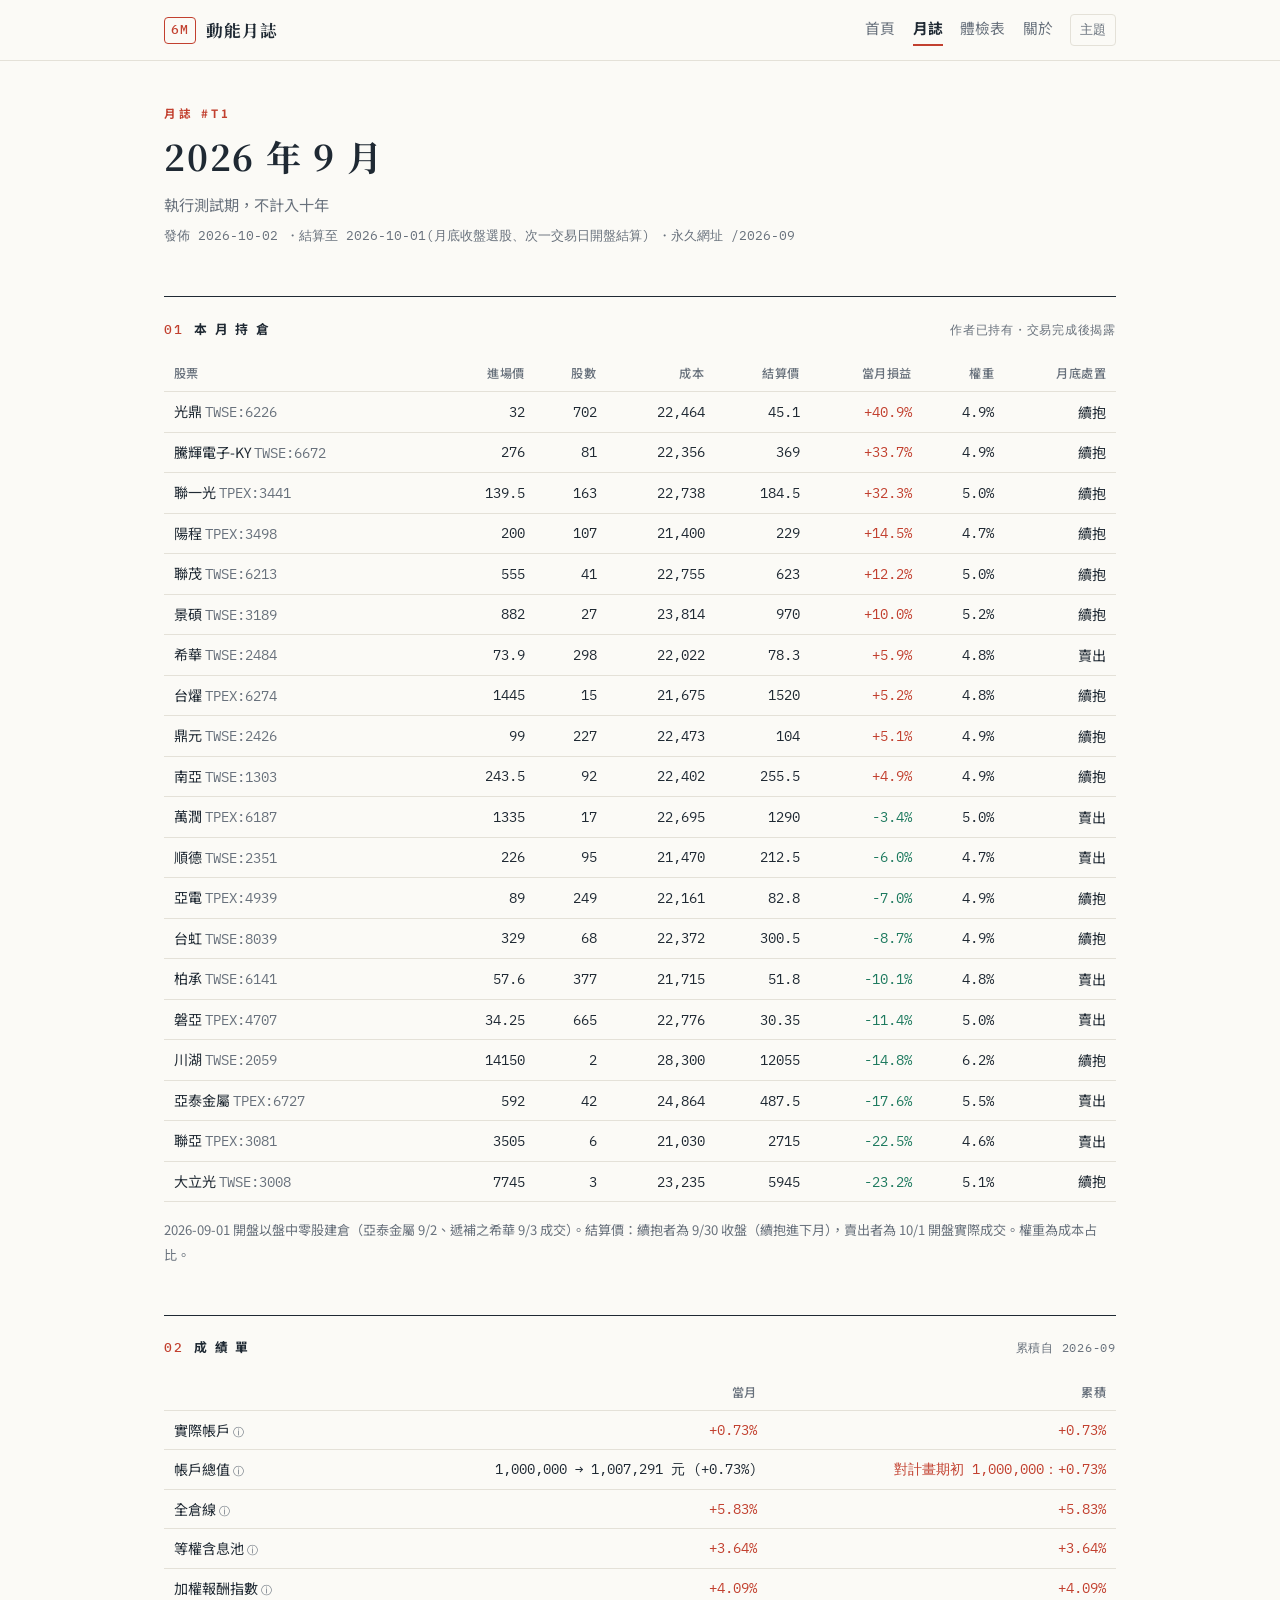
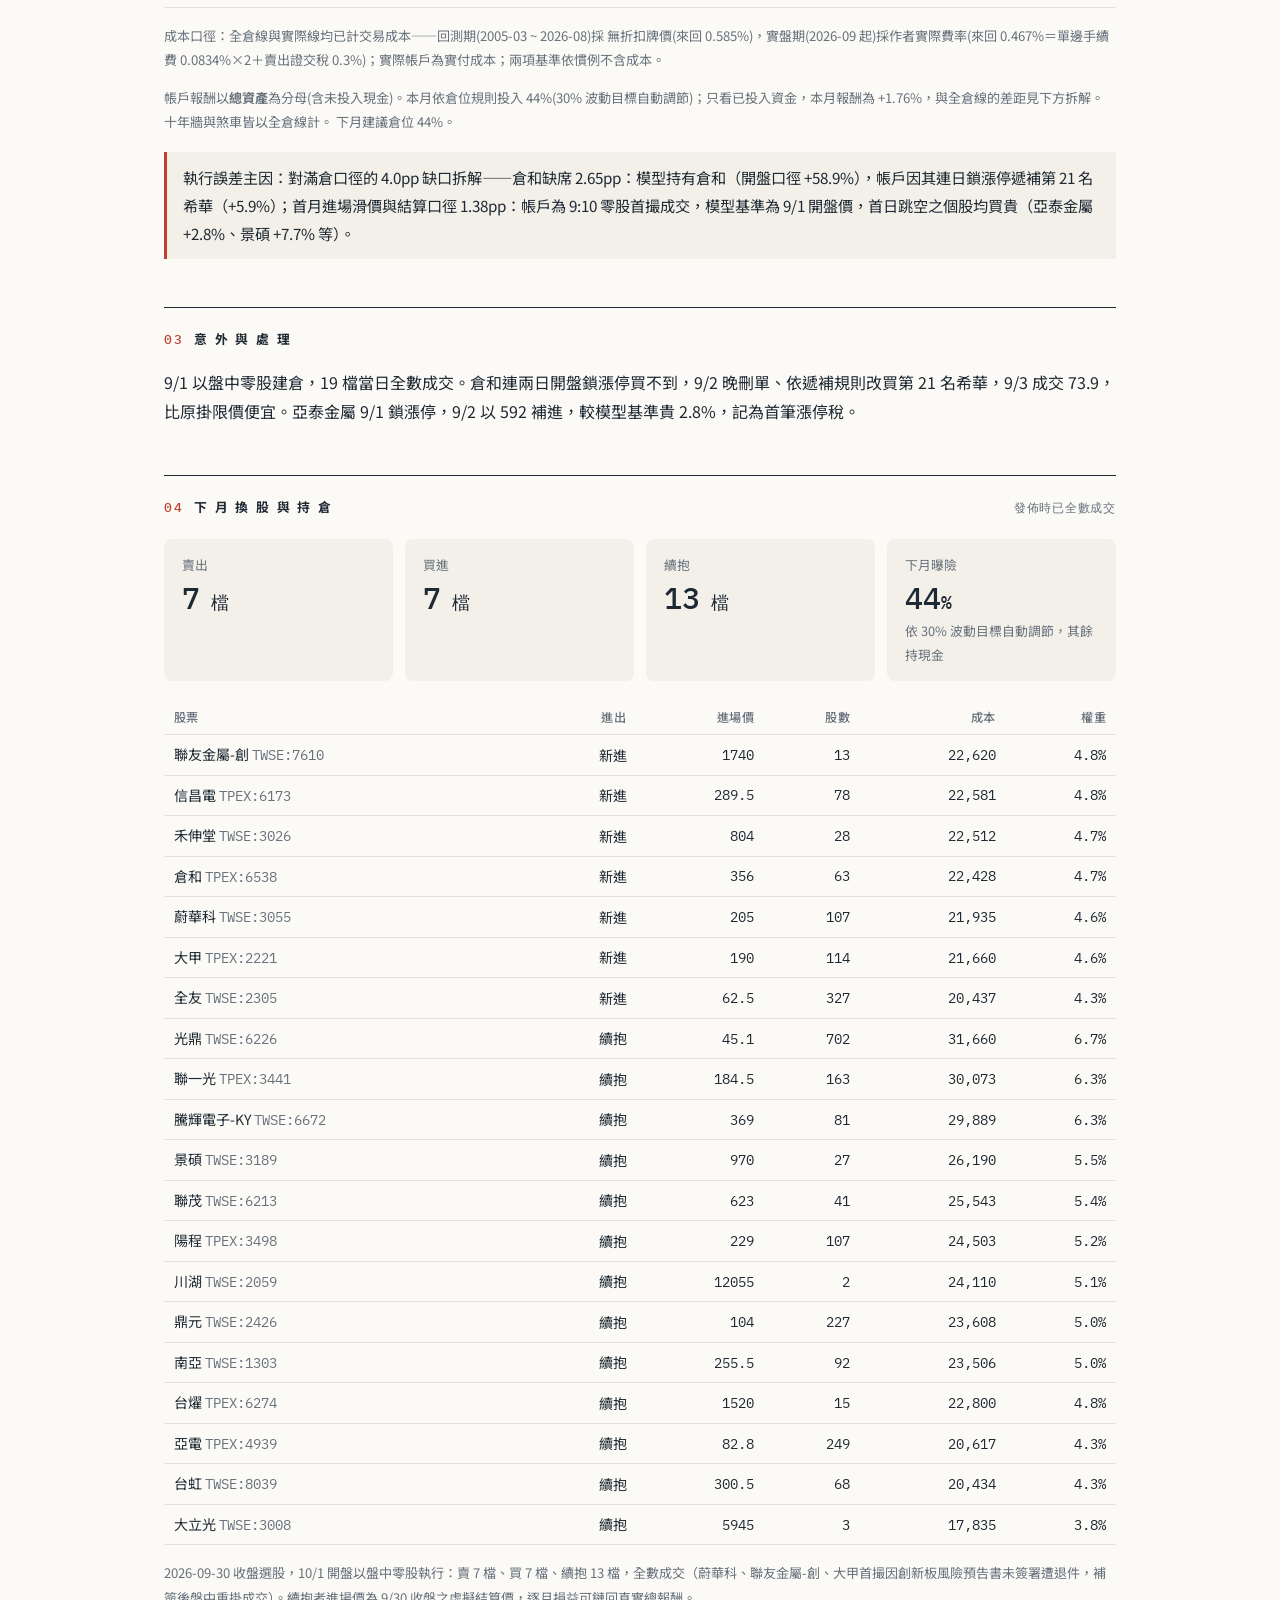
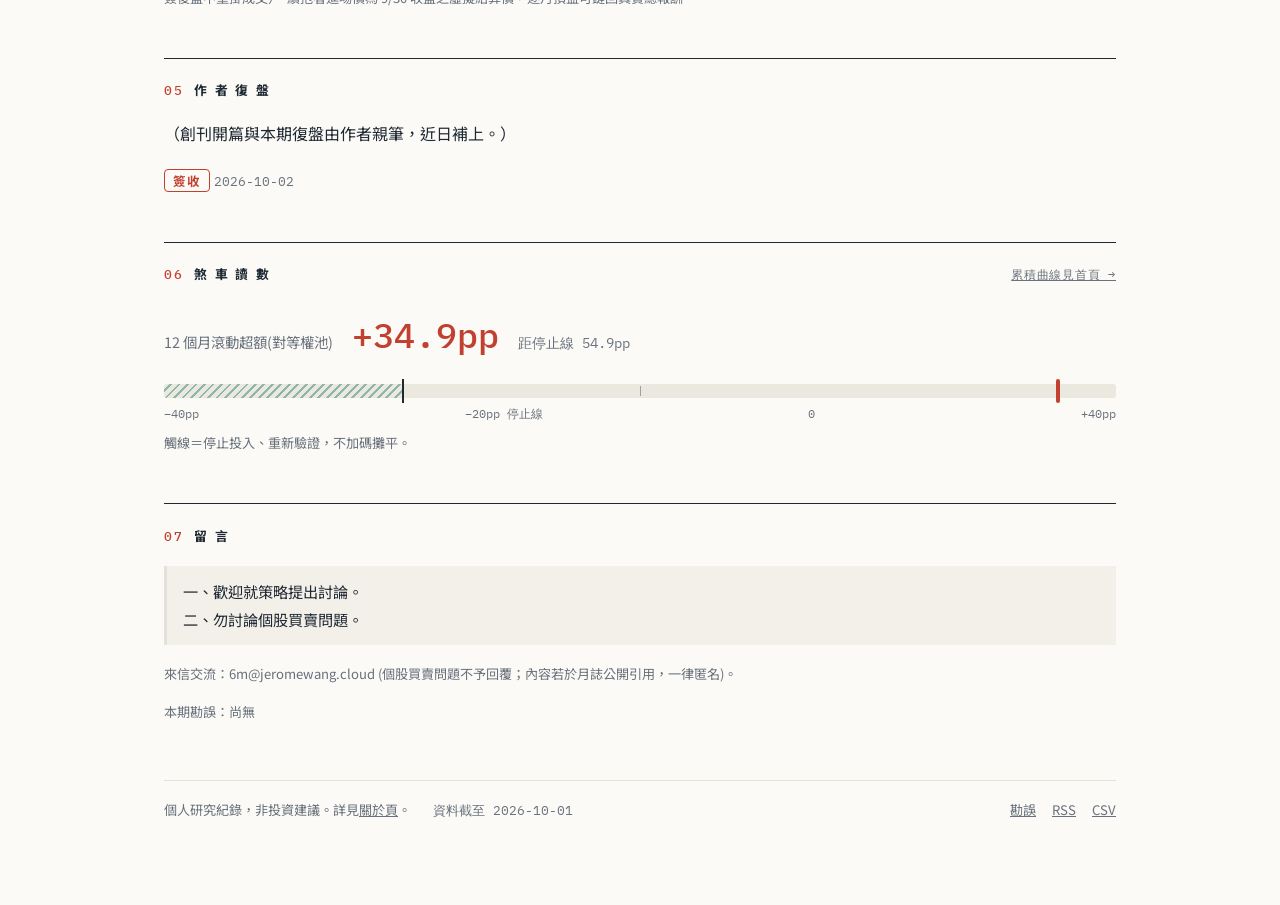
<file: site/journal/2026-09.html>
<!doctype html>
<html lang="zh-Hant">
<head>
<meta charset="utf-8">
<meta name="viewport" content="width=device-width,initial-scale=1">
<title>#T1 2026-09|6M 動能月誌</title>
<meta name="description" content="首月建倉，遞補規則首度實戰">
<link rel="icon" href="data:image/svg+xml,%3Csvg xmlns='http://www.w3.org/2000/svg' viewBox='0 0 32 32'%3E%3Crect width='32' height='32' rx='5' fill='%23C2402F'/%3E%3Ctext x='16' y='22' font-size='14' font-family='monospace' fill='%23FBFAF6' text-anchor='middle' font-weight='bold'%3E6M%3C/text%3E%3C/svg%3E">
<link rel="stylesheet" href="https://fonts.googleapis.com/css2?family=Noto+Serif+TC:wght@600;700&family=Noto+Sans+TC:wght@400;500;700&family=IBM+Plex+Mono:wght@500&display=swap">
<link rel="stylesheet" href="../assets/site.css">
<link rel="alternate" type="application/rss+xml" title="6M 動能月誌" href="../feed.xml">
<script>
(function(){
  var k='6m-theme';
  try{var t=localStorage.getItem(k); if(t) document.documentElement.setAttribute('data-theme',t);}catch(e){}
  window.toggleTheme=function(){
    var el=document.documentElement;
    var cur=el.getAttribute('data-theme')||
      (matchMedia('(prefers-color-scheme: dark)').matches?'dark':'light');
    var nxt=cur==='dark'?'light':'dark';
    el.setAttribute('data-theme',nxt);
    try{localStorage.setItem(k,nxt);}catch(e){}
    if(window.REMARK42) window.REMARK42.changeTheme(nxt);
  };
})();
</script>
</head>
<body>
<nav class="nav"><div class="nav-in">
  <a class="brand" href="../index.html"><span class="seal">6M</span>動能月誌</a>
  <div class="nav-links"><a href="../index.html" class="">首頁</a><a href="../journal/index.html" class="on">月誌</a><a href="../factsheet.html" class="">體檢表</a><a href="../about.html" class="">關於</a>
  <button class="theme-btn" onclick="toggleTheme()">主題</button></div>
</div></nav>
<div class="wrap">
<div class="kicker">月誌 #T1</div>
<h1>2026 年 9 月</h1>
<p class="sub">執行測試期，不計入十年</p>
<p class="caption mono">發佈 2026-10-02 ・結算至 2026-10-01(月底收盤選股、次一交易日開盤結算) ・永久網址 /2026-09</p>
<div class="eyebrow"><span class="no">01</span><span class="t">本&nbsp;月&nbsp;持&nbsp;倉</span><span class="aside">作者已持有・交易完成後揭露</span></div>
<div class="tbl"><table>
<tr><th style="text-align:left">股票</th><th>進場價</th><th>股數</th><th>成本</th><th>結算價</th><th>當月損益</th><th>權重</th><th>月底處置</th></tr>
<tr><td class="zh">光鼎 <span class="mono" style="color:var(--muted)">TWSE:6226</span></td><td>32</td><td>702</td><td>22,464</td><td>45.1</td><td class="pos">+40.9%</td><td>4.9%</td><td class="zh">續抱</td></tr><tr><td class="zh">騰輝電子-KY <span class="mono" style="color:var(--muted)">TWSE:6672</span></td><td>276</td><td>81</td><td>22,356</td><td>369</td><td class="pos">+33.7%</td><td>4.9%</td><td class="zh">續抱</td></tr><tr><td class="zh">聯一光 <span class="mono" style="color:var(--muted)">TPEX:3441</span></td><td>139.5</td><td>163</td><td>22,738</td><td>184.5</td><td class="pos">+32.3%</td><td>5.0%</td><td class="zh">續抱</td></tr><tr><td class="zh">陽程 <span class="mono" style="color:var(--muted)">TPEX:3498</span></td><td>200</td><td>107</td><td>21,400</td><td>229</td><td class="pos">+14.5%</td><td>4.7%</td><td class="zh">續抱</td></tr><tr><td class="zh">聯茂 <span class="mono" style="color:var(--muted)">TWSE:6213</span></td><td>555</td><td>41</td><td>22,755</td><td>623</td><td class="pos">+12.2%</td><td>5.0%</td><td class="zh">續抱</td></tr><tr><td class="zh">景碩 <span class="mono" style="color:var(--muted)">TWSE:3189</span></td><td>882</td><td>27</td><td>23,814</td><td>970</td><td class="pos">+10.0%</td><td>5.2%</td><td class="zh">續抱</td></tr><tr><td class="zh">希華 <span class="mono" style="color:var(--muted)">TWSE:2484</span></td><td>73.9</td><td>298</td><td>22,022</td><td>78.3</td><td class="pos">+5.9%</td><td>4.8%</td><td class="zh">賣出</td></tr><tr><td class="zh">台燿 <span class="mono" style="color:var(--muted)">TPEX:6274</span></td><td>1445</td><td>15</td><td>21,675</td><td>1520</td><td class="pos">+5.2%</td><td>4.8%</td><td class="zh">續抱</td></tr><tr><td class="zh">鼎元 <span class="mono" style="color:var(--muted)">TWSE:2426</span></td><td>99</td><td>227</td><td>22,473</td><td>104</td><td class="pos">+5.1%</td><td>4.9%</td><td class="zh">續抱</td></tr><tr><td class="zh">南亞 <span class="mono" style="color:var(--muted)">TWSE:1303</span></td><td>243.5</td><td>92</td><td>22,402</td><td>255.5</td><td class="pos">+4.9%</td><td>4.9%</td><td class="zh">續抱</td></tr><tr><td class="zh">萬潤 <span class="mono" style="color:var(--muted)">TPEX:6187</span></td><td>1335</td><td>17</td><td>22,695</td><td>1290</td><td class="neg">-3.4%</td><td>5.0%</td><td class="zh">賣出</td></tr><tr><td class="zh">順德 <span class="mono" style="color:var(--muted)">TWSE:2351</span></td><td>226</td><td>95</td><td>21,470</td><td>212.5</td><td class="neg">-6.0%</td><td>4.7%</td><td class="zh">賣出</td></tr><tr><td class="zh">亞電 <span class="mono" style="color:var(--muted)">TPEX:4939</span></td><td>89</td><td>249</td><td>22,161</td><td>82.8</td><td class="neg">-7.0%</td><td>4.9%</td><td class="zh">續抱</td></tr><tr><td class="zh">台虹 <span class="mono" style="color:var(--muted)">TWSE:8039</span></td><td>329</td><td>68</td><td>22,372</td><td>300.5</td><td class="neg">-8.7%</td><td>4.9%</td><td class="zh">續抱</td></tr><tr><td class="zh">柏承 <span class="mono" style="color:var(--muted)">TWSE:6141</span></td><td>57.6</td><td>377</td><td>21,715</td><td>51.8</td><td class="neg">-10.1%</td><td>4.8%</td><td class="zh">賣出</td></tr><tr><td class="zh">磐亞 <span class="mono" style="color:var(--muted)">TPEX:4707</span></td><td>34.25</td><td>665</td><td>22,776</td><td>30.35</td><td class="neg">-11.4%</td><td>5.0%</td><td class="zh">賣出</td></tr><tr><td class="zh">川湖 <span class="mono" style="color:var(--muted)">TWSE:2059</span></td><td>14150</td><td>2</td><td>28,300</td><td>12055</td><td class="neg">-14.8%</td><td>6.2%</td><td class="zh">續抱</td></tr><tr><td class="zh">亞泰金屬 <span class="mono" style="color:var(--muted)">TPEX:6727</span></td><td>592</td><td>42</td><td>24,864</td><td>487.5</td><td class="neg">-17.6%</td><td>5.5%</td><td class="zh">賣出</td></tr><tr><td class="zh">聯亞 <span class="mono" style="color:var(--muted)">TPEX:3081</span></td><td>3505</td><td>6</td><td>21,030</td><td>2715</td><td class="neg">-22.5%</td><td>4.6%</td><td class="zh">賣出</td></tr><tr><td class="zh">大立光 <span class="mono" style="color:var(--muted)">TWSE:3008</span></td><td>7745</td><td>3</td><td>23,235</td><td>5945</td><td class="neg">-23.2%</td><td>5.1%</td><td class="zh">續抱</td></tr>
</table></div>
<p class="caption">2026-09-01 開盤以盤中零股建倉（亞泰金屬 9/2、遞補之希華 9/3 成交）。結算價：續抱者為 9/30 收盤（續抱進下月），賣出者為 10/1 開盤實際成交。權重為成本占比。</p>
<div class="eyebrow"><span class="no">02</span><span class="t">成&nbsp;績&nbsp;單</span><span class="aside">累積自 2026-09</span></div>
<div class="tbl"><table>
<tr><th></th><th>當月</th><th>累積</th></tr>
<tr><td class="zh">實際帳戶 <span class="hint" title="作者真實資金的對帳結果，以總資產(含現金)為分母">ⓘ</span></td><td class="pos">+0.73%</td><td class="pos">+0.73%</td></tr>
<tr><td class="zh">帳戶總值 <span class="hint" title="本期期初 → 期末的實際金額；累積欄為對計畫期初之報酬">ⓘ</span></td>
<td class="mono">1,000,000 → 1,007,291 元
(+0.73%)</td>
<td class="pos">對計畫期初 1,000,000：+0.73%</td></tr>
<tr><td class="zh">全倉線 <span class="hint" title="20 檔等權籃子滿倉的原始報酬，不含倉位調節；十年牆與煞車都用這條">ⓘ</span></td><td class="pos">+5.83%</td><td class="pos">+5.83%</td></tr>
<tr><td class="zh">等權含息池 <span class="hint" title="同流動性條件的等權含息基準，煞車的對照尺">ⓘ</span></td><td class="pos">+3.64%</td><td class="pos">+3.64%</td></tr>
<tr><td class="zh">加權報酬指數 <span class="hint" title="臺灣證交所發行量加權股價報酬指數(含息)，可投資的被動替代">ⓘ</span></td><td class="pos">+4.09%</td><td class="pos">+4.09%</td></tr>
</table></div>
<p class="caption">成本口徑：全倉線與實際線均已計交易成本——回測期(2005-03 ~ 2026-08)採
無折扣牌價(來回 0.585%)，實盤期(2026-09 起)採作者實際費率(來回 0.467%＝單邊手續費
0.0834%×2＋賣出證交稅 0.3%)；實際帳戶為實付成本；兩項基準依慣例不含成本。</p>
<p class="caption">帳戶報酬以<b>總資產</b>為分母(含未投入現金)。本月依倉位規則投入
44%(30% 波動目標自動調節)；只看已投入資金，本月報酬為
+1.76%，與全倉線的差距見下方拆解。十年牆與煞車皆以全倉線計。
下月建議倉位 44%。</p><div class="note">執行誤差主因：對滿倉口徑的 4.0pp 缺口拆解——倉和缺席 2.65pp：模型持有倉和（開盤口徑 +58.9%），帳戶因其連日鎖漲停遞補第 21 名希華（+5.9%）；首月進場滑價與結算口徑 1.38pp：帳戶為 9:10 零股首撮成交，模型基準為 9/1 開盤價，首日跳空之個股均買貴（亞泰金屬 +2.8%、景碩 +7.7% 等）。</div>
<div class="eyebrow"><span class="no">03</span><span class="t">意&nbsp;外&nbsp;與&nbsp;處&nbsp;理</span></div>
<p>9/1 以盤中零股建倉，19 檔當日全數成交。倉和連兩日開盤鎖漲停買不到，9/2 晚刪單、依遞補規則改買第 21 名希華，9/3 成交 73.9，比原掛限價便宜。亞泰金屬 9/1 鎖漲停，9/2 以 592 補進，較模型基準貴 2.8%，記為首筆漲停稅。</p>
<div class="eyebrow"><span class="no">04</span><span class="t">下&nbsp;月&nbsp;換&nbsp;股&nbsp;與&nbsp;持&nbsp;倉</span><span class="aside">發佈時已全數成交</span></div>
<div class="tiles">
  <div class="tile"><div class="l">賣出</div><div class="n">7<small> 檔</small></div></div>
  <div class="tile"><div class="l">買進</div><div class="n">7<small> 檔</small></div></div>
  <div class="tile"><div class="l">續抱</div><div class="n">13<small> 檔</small></div></div>
  <div class="tile"><div class="l">下月曝險</div>
    <div class="n">44<small>%</small></div>
    <div class="l">依 30% 波動目標自動調節，其餘持現金</div></div>
</div>
<div class="tbl"><table>
<tr><th style="text-align:left">股票</th><th>進出</th><th>進場價</th><th>股數</th><th>成本</th><th>權重</th></tr>
<tr><td class="zh">聯友金屬-創 <span class="mono" style="color:var(--muted)">TWSE:7610</span></td><td class="zh">新進</td><td>1740</td><td>13</td><td>22,620</td><td>4.8%</td></tr><tr><td class="zh">信昌電 <span class="mono" style="color:var(--muted)">TPEX:6173</span></td><td class="zh">新進</td><td>289.5</td><td>78</td><td>22,581</td><td>4.8%</td></tr><tr><td class="zh">禾伸堂 <span class="mono" style="color:var(--muted)">TWSE:3026</span></td><td class="zh">新進</td><td>804</td><td>28</td><td>22,512</td><td>4.7%</td></tr><tr><td class="zh">倉和 <span class="mono" style="color:var(--muted)">TPEX:6538</span></td><td class="zh">新進</td><td>356</td><td>63</td><td>22,428</td><td>4.7%</td></tr><tr><td class="zh">蔚華科 <span class="mono" style="color:var(--muted)">TWSE:3055</span></td><td class="zh">新進</td><td>205</td><td>107</td><td>21,935</td><td>4.6%</td></tr><tr><td class="zh">大甲 <span class="mono" style="color:var(--muted)">TPEX:2221</span></td><td class="zh">新進</td><td>190</td><td>114</td><td>21,660</td><td>4.6%</td></tr><tr><td class="zh">全友 <span class="mono" style="color:var(--muted)">TWSE:2305</span></td><td class="zh">新進</td><td>62.5</td><td>327</td><td>20,437</td><td>4.3%</td></tr><tr><td class="zh">光鼎 <span class="mono" style="color:var(--muted)">TWSE:6226</span></td><td class="zh">續抱</td><td>45.1</td><td>702</td><td>31,660</td><td>6.7%</td></tr><tr><td class="zh">聯一光 <span class="mono" style="color:var(--muted)">TPEX:3441</span></td><td class="zh">續抱</td><td>184.5</td><td>163</td><td>30,073</td><td>6.3%</td></tr><tr><td class="zh">騰輝電子-KY <span class="mono" style="color:var(--muted)">TWSE:6672</span></td><td class="zh">續抱</td><td>369</td><td>81</td><td>29,889</td><td>6.3%</td></tr><tr><td class="zh">景碩 <span class="mono" style="color:var(--muted)">TWSE:3189</span></td><td class="zh">續抱</td><td>970</td><td>27</td><td>26,190</td><td>5.5%</td></tr><tr><td class="zh">聯茂 <span class="mono" style="color:var(--muted)">TWSE:6213</span></td><td class="zh">續抱</td><td>623</td><td>41</td><td>25,543</td><td>5.4%</td></tr><tr><td class="zh">陽程 <span class="mono" style="color:var(--muted)">TPEX:3498</span></td><td class="zh">續抱</td><td>229</td><td>107</td><td>24,503</td><td>5.2%</td></tr><tr><td class="zh">川湖 <span class="mono" style="color:var(--muted)">TWSE:2059</span></td><td class="zh">續抱</td><td>12055</td><td>2</td><td>24,110</td><td>5.1%</td></tr><tr><td class="zh">鼎元 <span class="mono" style="color:var(--muted)">TWSE:2426</span></td><td class="zh">續抱</td><td>104</td><td>227</td><td>23,608</td><td>5.0%</td></tr><tr><td class="zh">南亞 <span class="mono" style="color:var(--muted)">TWSE:1303</span></td><td class="zh">續抱</td><td>255.5</td><td>92</td><td>23,506</td><td>5.0%</td></tr><tr><td class="zh">台燿 <span class="mono" style="color:var(--muted)">TPEX:6274</span></td><td class="zh">續抱</td><td>1520</td><td>15</td><td>22,800</td><td>4.8%</td></tr><tr><td class="zh">亞電 <span class="mono" style="color:var(--muted)">TPEX:4939</span></td><td class="zh">續抱</td><td>82.8</td><td>249</td><td>20,617</td><td>4.3%</td></tr><tr><td class="zh">台虹 <span class="mono" style="color:var(--muted)">TWSE:8039</span></td><td class="zh">續抱</td><td>300.5</td><td>68</td><td>20,434</td><td>4.3%</td></tr><tr><td class="zh">大立光 <span class="mono" style="color:var(--muted)">TWSE:3008</span></td><td class="zh">續抱</td><td>5945</td><td>3</td><td>17,835</td><td>3.8%</td></tr>
</table></div>
<p class="caption">2026-09-30 收盤選股，10/1 開盤以盤中零股執行：賣 7 檔、買 7 檔、續抱 13 檔，全數成交（蔚華科、聯友金屬-創、大甲首撮因創新板風險預告書未簽署遭退件，補簽後盤中重掛成交）。續抱者進場價為 9/30 收盤之虛擬結算價，逐月損益可鏈回真實總報酬。</p>
<div class="eyebrow"><span class="no">05</span><span class="t">作&nbsp;者&nbsp;復&nbsp;盤</span></div>
<p>（創刊開篇與本期復盤由作者親筆，近日補上。）</p>
<p><span class="seal" style="font-size:.78rem;letter-spacing:.14em;color:var(--seal);
border:1.5px solid var(--seal);border-radius:4px;padding:.1rem .5rem;font-weight:700">簽收</span>
<span class="mono" style="font-size:.84rem;color:var(--muted)"> 2026-10-02</span></p><div class="eyebrow"><span class="no">06</span><span class="t">煞&nbsp;車&nbsp;讀&nbsp;數</span><span class="aside"><a href="../index.html">累積曲線見首頁 →</a></span></div>
<div class="brake-head"><span class="brake-label">12 個月滾動超額(對等權池)</span>
  <span class="brake-val" style="color:var(--up)">+34.9pp</span>
  <span class="brake-dist">距停止線 54.9pp</span></div>
<div class="brake-bar">
  <div class="brake-danger" style="width:25.0%"></div>
  <div class="brake-stop" style="left:25.0%"></div>
  <div class="brake-zero" style="left:50.0%"></div>
  <div class="brake-now" style="left:93.64987500000001%;background:var(--up)"></div>
</div>
<div class="brake-scale"><span>−40pp</span><span>−20pp 停止線</span><span>0</span><span>+40pp</span></div><p class="caption">觸線＝停止投入、重新驗證，不加碼攤平。</p>
<div class="eyebrow"><span class="no">07</span><span class="t">留&nbsp;言</span></div>
<div class="note" style="border-left-color:var(--hair)">
一、歡迎就策略提出討論。<br>
二、勿討論個股買賣問題。
</div>
<div id="remark42"></div>
<script>
  var remark_config = {host: "https://comments.jeromewang.cloud", site_id: "6m",
    components: ["embed"], locale: "zh-tw", show_email_subscription: false,
    theme: (document.documentElement.getAttribute('data-theme') === 'dark' ||
      (!document.documentElement.getAttribute('data-theme') &&
       matchMedia('(prefers-color-scheme: dark)').matches)) ? 'dark' : 'light'};
</script>
<script src="https://comments.jeromewang.cloud/web/embed.js" defer></script>
<p class="caption">來信交流：6m@jeromewang.cloud
(個股買賣問題不予回覆；內容若於月誌公開引用，一律匿名)。</p><p class="caption">本期勘誤：尚無</p>
<div class="foot">
  <span>個人研究紀錄，非投資建議。詳見<a href="../about.html">關於頁</a>。</span>
  <span class="mono">資料截至 2026-10-01</span>
  <div class="links"><a href="../about.html#errata">勘誤</a>
  <a href="../feed.xml">RSS</a><a href="../6m_monthly.csv">CSV</a></div>
</div></div>
</body></html>
</file>
<file: site/assets/site.css>
/* 6M 動能月誌 — 全站樣式。token 源自體檢表,版型照 Claude Design 定稿 */
:root{
  --paper:#FBFAF6; --ink:#1F2933; --muted:#68717C; --hair:#E4E1D8;
  --up:#C2402F; --dn:#1E7A5F; --seal:#C2402F; --tile:#F2F0E9; --chip:#EBE8DF;
  --s-strat:#C2402F; --s-tr:#2565A8; --s-ew:#9C7326;
  --tip-bg:#FFFFFF; --tip-bd:#D8D4C8;
  --up-1:#EAC8C0; --up-2:#D98A77; --up-3:#C2402F;
  --dn-1:#C4DCD2; --dn-2:#6FA892; --dn-3:#1E7A5F;
  color-scheme:light;
}
@media (prefers-color-scheme: dark){
  :root:not([data-theme="light"]){
    --paper:#171B21; --ink:#E7E4DC; --muted:#98A0AA; --hair:#2E333B;
    --up:#E0684F; --dn:#3FA98B; --seal:#E0684F; --tile:#1F242C; --chip:#242A33;
    --s-strat:#E0684F; --s-tr:#4E9BD8; --s-ew:#B8862B;
    --tip-bg:#1F242C; --tip-bd:#3A414C;
    --up-1:#4A2A24; --up-2:#9A4A39; --up-3:#E0684F;
    --dn-1:#1F3A31; --dn-2:#2E7A62; --dn-3:#3FA98B;
    color-scheme:dark;
  }
}
:root[data-theme="dark"]{
  --paper:#171B21; --ink:#E7E4DC; --muted:#98A0AA; --hair:#2E333B;
  --up:#E0684F; --dn:#3FA98B; --seal:#E0684F; --tile:#1F242C; --chip:#242A33;
  --s-strat:#E0684F; --s-tr:#4E9BD8; --s-ew:#B8862B;
  --tip-bg:#1F242C; --tip-bd:#3A414C;
  --up-1:#4A2A24; --up-2:#9A4A39; --up-3:#E0684F;
  --dn-1:#1F3A31; --dn-2:#2E7A62; --dn-3:#3FA98B;
  color-scheme:dark;
}
*{box-sizing:border-box}
html{-webkit-text-size-adjust:100%}
body{margin:0;background:var(--paper);color:var(--ink);
  font-family:"Noto Sans TC",-apple-system,"PingFang TC",sans-serif;
  font-size:16px;line-height:1.85;-webkit-font-smoothing:antialiased}
.wrap{max-width:62rem;margin:0 auto;padding:0 1.25rem 4rem}
a{color:inherit}
.mono{font-family:"IBM Plex Mono",monospace;font-variant-numeric:tabular-nums}

/* 導覽 */
.nav{border-bottom:1px solid var(--hair)}
.nav-in{max-width:62rem;margin:0 auto;padding:.9rem 1.25rem;
  display:flex;align-items:center;gap:1rem;flex-wrap:wrap}
.brand{display:flex;align-items:center;gap:.6rem;font-weight:700;
  font-family:"Noto Serif TC",serif;font-size:1.05rem;text-decoration:none;letter-spacing:.05em}
.brand .seal{font-family:"IBM Plex Mono",monospace;font-size:.8rem;color:var(--seal);
  border:1.5px solid var(--seal);border-radius:4px;padding:.05rem .4rem;font-weight:500}
.nav-links{margin-left:auto;display:flex;gap:1.1rem;font-size:.92rem}
.nav-links a{text-decoration:none;color:var(--muted);padding-bottom:.15rem}
.nav-links a.on{color:var(--ink);font-weight:700;border-bottom:2px solid var(--seal)}
.theme-btn{font-size:.8rem;color:var(--muted);background:none;
  border:1px solid var(--hair);border-radius:4px;padding:.15rem .55rem;cursor:pointer}

/* 標題區 */
.kicker{font-size:.72rem;letter-spacing:.28em;color:var(--seal);font-weight:700;margin:2.6rem 0 .4rem}
h1{font-family:"Noto Serif TC",serif;font-size:2.2rem;font-weight:700;
  margin:0;letter-spacing:.05em;text-wrap:balance;line-height:1.4}
.sub{color:var(--muted);font-size:.95rem;margin:.6rem 0 0;text-wrap:balance}
.eyebrow{display:flex;align-items:baseline;gap:.6rem;margin:3rem 0 1rem;
  padding-top:1.2rem;border-top:1px solid var(--ink);font-size:.8rem;letter-spacing:.18em}
.eyebrow .no{font-family:"IBM Plex Mono",monospace;color:var(--seal);font-weight:500}
.eyebrow .t{color:var(--ink);font-weight:700}
.eyebrow .aside{margin-left:auto;color:var(--muted);letter-spacing:.06em;
  font-family:"IBM Plex Mono",monospace;font-size:.78rem}

/* 數字磚 */
.tiles{display:grid;grid-template-columns:repeat(auto-fit,minmax(180px,1fr));gap:12px;margin:1.2rem 0}
.tile{background:var(--tile);border-radius:8px;padding:.9rem 1.1rem}
.tile .l{font-size:.8rem;color:var(--muted)}
.tile .n{font-family:"IBM Plex Mono",monospace;font-size:1.9rem;font-weight:500;
  line-height:1.4;font-variant-numeric:tabular-nums}
.tile .n small{font-size:1.1rem}
.pos{color:var(--up)} .neg{color:var(--dn)}

/* 十年牆 */
.wall{margin:1.2rem 0;overflow-x:auto}
.wall-grid{display:grid;grid-template-columns:3.2rem repeat(12,minmax(26px,1fr));
  gap:4px;min-width:560px;align-items:center}
.wall-grid .ylab,.wall-grid .mlab{font-family:"IBM Plex Mono",monospace;
  font-size:.72rem;color:var(--muted);text-align:center}
.wall-grid .ylab{text-align:left}
.cell{aspect-ratio:1;border:1px solid var(--hair);border-radius:3px;background:transparent}
.cell.f{border-color:transparent;cursor:pointer}
.cell.sel{outline:2px solid var(--ink);outline-offset:1px}
.warm{display:flex;align-items:center;gap:6px;margin:0 0 .8rem;min-width:560px}
.warm .wl{font-size:.74rem;color:var(--muted);width:3.2rem;line-height:1.4}
.warm .cell{width:28px;flex:none;border-style:dashed;opacity:.8}
.warm .note{font-size:.78rem;color:var(--muted);margin-left:.5rem;
  font-family:"IBM Plex Mono",monospace}
.wall-foot{display:flex;gap:1.2rem;align-items:baseline;flex-wrap:wrap;
  border-top:1px solid var(--hair);padding-top:.7rem;font-size:.9rem}
.wall-foot .mono{font-size:.86rem}
.wall-foot .read{margin-left:auto;font-size:.9rem}
.legend-line{display:flex;gap:1rem;flex-wrap:wrap;font-size:.78rem;color:var(--muted);margin-top:.6rem}
.sw{display:inline-block;width:.7em;height:.7em;border-radius:2px;margin-right:.35em;
  vertical-align:baseline;transform:translateY(1px)}

/* 圖表 */
.legend{display:flex;gap:1.1rem;flex-wrap:wrap;font-size:.82rem;color:var(--muted);margin-bottom:.3rem}
.legend b{color:var(--ink);font-weight:500}
.chart-wrap{position:relative}
.chart-wrap svg{display:block;width:100%;height:auto}
.axis text{font-family:"IBM Plex Mono",monospace;font-size:10.5px;fill:var(--muted)}
.grid line{stroke:var(--hair);stroke-width:1}
.series path{fill:none;stroke-width:2;stroke-linejoin:round;stroke-linecap:round}
.endlab{font-family:"IBM Plex Mono",monospace;font-size:11px;font-weight:500}
.tip{position:absolute;pointer-events:none;background:var(--tip-bg);border:1px solid var(--tip-bd);
  border-radius:6px;padding:.45rem .65rem;font-size:.78rem;line-height:1.55;opacity:0;
  font-variant-numeric:tabular-nums;box-shadow:0 2px 8px rgba(0,0,0,.08);white-space:nowrap;z-index:2}
.caption{font-size:.82rem;color:var(--muted);margin-top:.4rem}

/* 煞車儀表 */
.brake-head{display:flex;align-items:baseline;gap:1.2rem;flex-wrap:wrap}
.brake-label{font-size:.9rem;color:var(--muted)}
.brake-val{font-family:"IBM Plex Mono",monospace;font-size:2.2rem;font-weight:500}
.brake-dist{font-size:.88rem;color:var(--muted);font-family:"IBM Plex Mono",monospace}
.brake-bar{position:relative;height:14px;background:var(--chip);border-radius:3px;margin:1rem 0 .3rem}
.brake-danger{position:absolute;left:0;top:0;bottom:0;border-radius:3px 0 0 3px;
  background:repeating-linear-gradient(135deg,transparent,transparent 4px,
    color-mix(in srgb, var(--dn) 45%, transparent) 4px,
    color-mix(in srgb, var(--dn) 45%, transparent) 6px)}
.brake-stop{position:absolute;top:-5px;bottom:-5px;width:2px;background:var(--ink)}
.brake-now{position:absolute;top:-5px;bottom:-5px;width:4px;border-radius:2px}
.brake-zero{position:absolute;top:2px;bottom:2px;width:1px;background:var(--muted);opacity:.6}
.brake-scale{display:flex;justify-content:space-between;font-family:"IBM Plex Mono",monospace;
  font-size:.74rem;color:var(--muted)}
.note{border-left:3px solid var(--seal);background:var(--tile);
  padding:.7rem 1rem;margin:1.1rem 0;font-size:.95rem}

/* 表格 */
table{border-collapse:collapse;width:100%;font-size:.9rem;line-height:1.6;font-variant-numeric:tabular-nums}
.tbl{overflow-x:auto;margin:1rem 0}
th{font-size:.76rem;letter-spacing:.05em;color:var(--muted);font-weight:500;text-align:right;
   padding:.45rem .6rem;border-bottom:1px solid var(--hair);white-space:nowrap}
td{padding:.5rem .6rem;text-align:right;border-bottom:1px solid var(--hair);white-space:nowrap;
   font-family:"IBM Plex Mono",monospace;font-size:.86rem}
th:first-child,td:first-child{text-align:left}
td.zh{font-family:"Noto Sans TC",sans-serif;font-size:.88rem}
tr.dim td{color:var(--muted)}
tr.dim td .pos,tr.dim td .neg{opacity:.65}

/* 頁尾 */
.foot{margin-top:3.5rem;border-top:1px solid var(--hair);
  padding:1.1rem 0;font-size:.82rem;color:var(--muted);
  display:flex;gap:1.4rem;flex-wrap:wrap;align-items:baseline}
.foot .links{margin-left:auto;display:flex;gap:1rem}
.foot a{color:var(--muted)}

@media (max-width:640px){
  h1{font-size:1.7rem}
  .nav-links{gap:.8rem;font-size:.88rem}
  .tile .n{font-size:1.6rem}
}

.hint{cursor:help;color:var(--muted);font-size:.8em;font-family:"IBM Plex Mono",monospace;
  border:0;user-select:none}
.hint:hover{color:var(--seal)}
</file>
